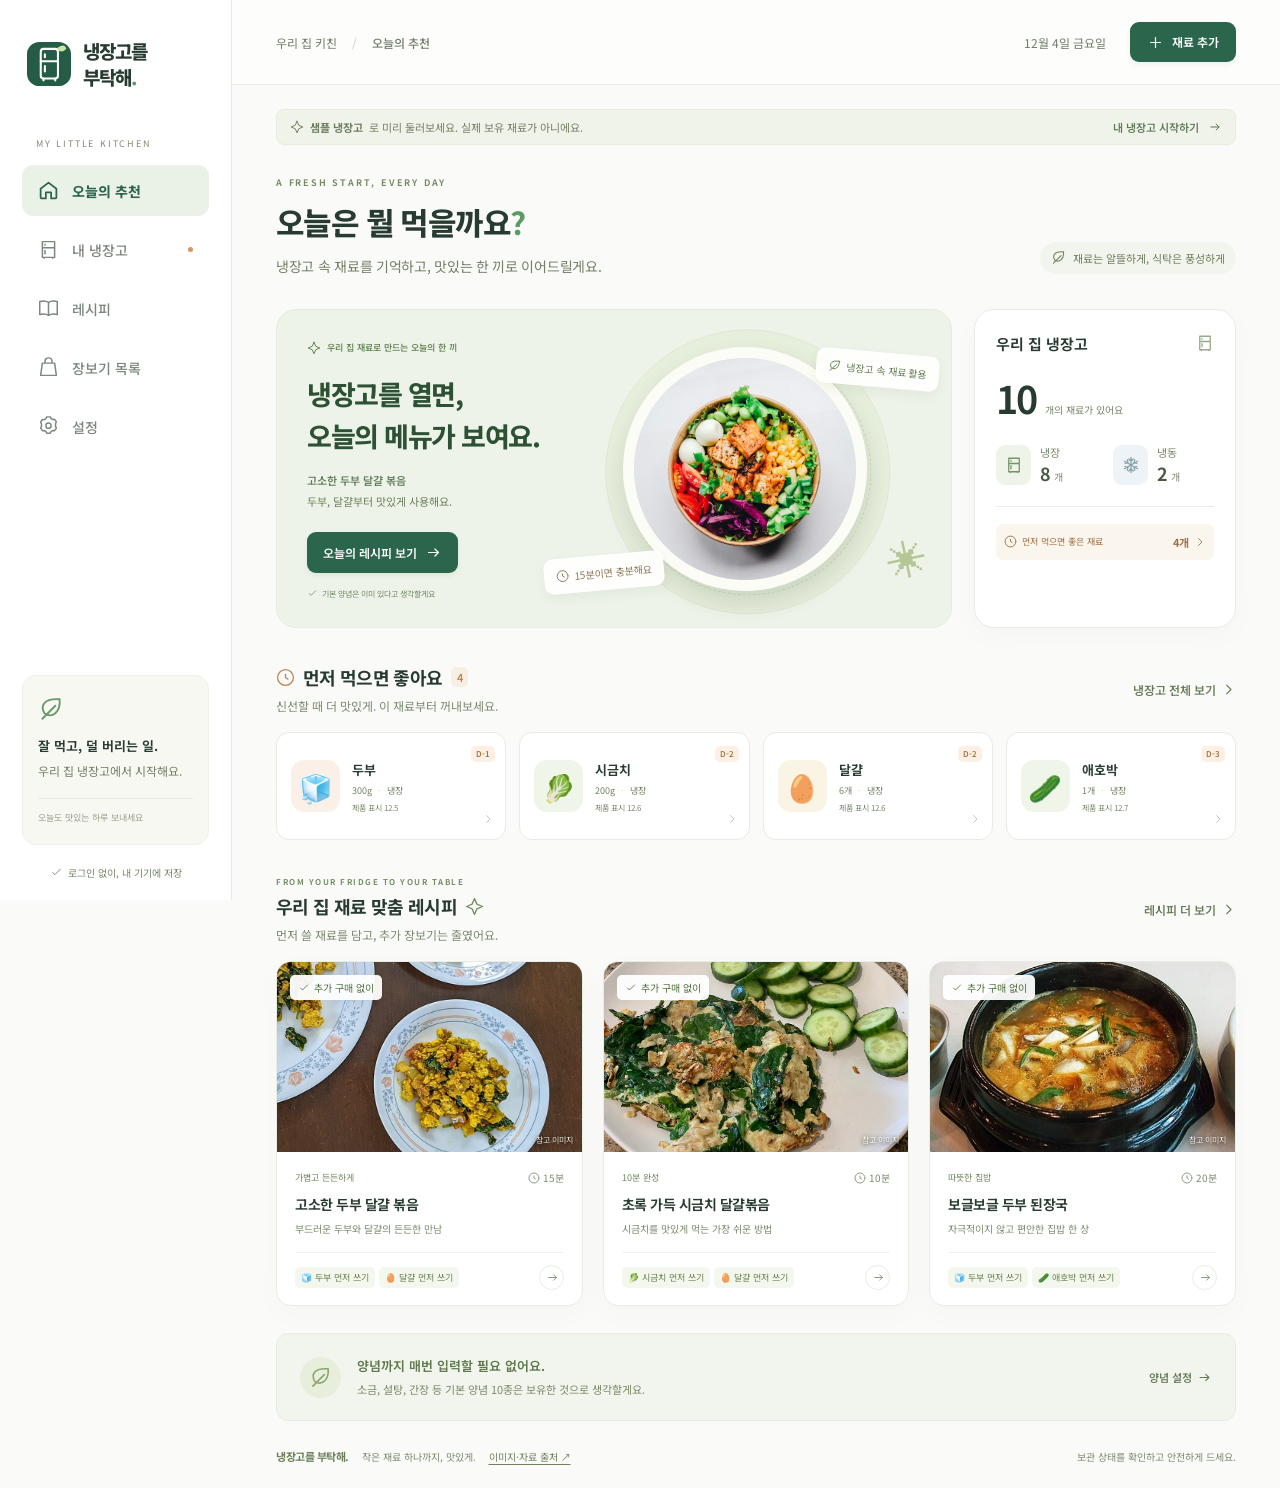
<file: index.html>
<!doctype html>
<html lang="ko">
<head>
  <meta charset="UTF-8">
  <meta name="viewport" content="width=device-width, initial-scale=1, viewport-fit=cover, interactive-widget=resizes-content">
  <meta name="theme-color" content="#245c45">
  <meta name="description" content="서버 없이 사용하는 우리 집 냉장고 관리와 레시피 추천 앱">
  <title>냉장고를 부탁해 — HTML 버전</title>
  <link rel="icon" href="./assets/favicon.svg" type="image/svg+xml">
  <link rel="stylesheet" href="./styles.css">
  <link rel="stylesheet" href="./mobile.css" media="(max-width: 760px)">
  <script defer src="./data.js"></script>
  <script defer src="./engine.js"></script>
  <script defer src="./youtube.js"></script>
  <script defer src="./app.js"></script>
</head>
<body>
  <a class="skip-link" href="#main">본문으로 이동</a>
  <div id="app"></div>
  <dialog id="modal" aria-labelledby="modal-title"></dialog>
  <div id="toast" role="status" aria-live="polite"></div>
  <noscript>이 앱을 사용하려면 브라우저에서 JavaScript를 허용해 주세요.</noscript>
</body>
</html>
</file>
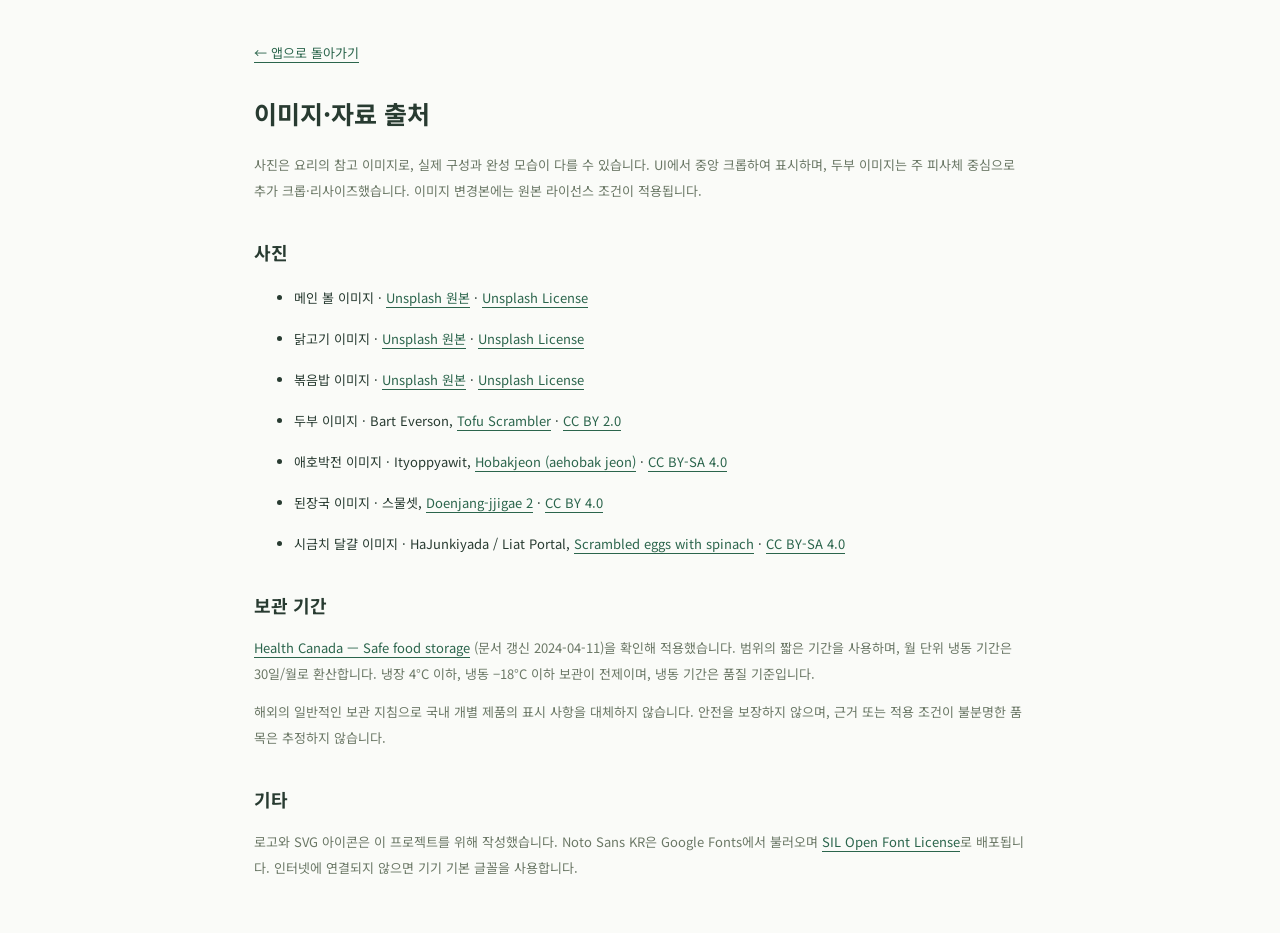
<file: credits.html>
<!doctype html>
<html lang="ko"><head><meta charset="utf-8"><meta name="viewport" content="width=device-width,initial-scale=1"><title>이미지·자료 출처 — 냉장고를 부탁해</title><link rel="stylesheet" href="./styles.css"><style>body{max-width:820px;margin:0 auto;padding:40px 24px;font-size:13px;line-height:2}h1{font-size:25px;margin:22px 0 14px}h2{font-size:18px;margin:30px 0 12px}li{margin:15px 0}p{color:#6b7866;margin:12px 0}a{text-underline-offset:4px}small{font-size:11px}</style></head><body><a href="./">← 앱으로 돌아가기</a><h1>이미지·자료 출처</h1><p>사진은 요리의 참고 이미지로, 실제 구성과 완성 모습이 다를 수 있습니다. UI에서 중앙 크롭하여 표시하며, 두부 이미지는 주 피사체 중심으로 추가 크롭·리사이즈했습니다. 이미지 변경본에는 원본 라이선스 조건이 적용됩니다.</p><h2>사진</h2><ul>
<li>메인 볼 이미지 · <a href="https://images.unsplash.com/photo-1546069901-ba9599a7e63c">Unsplash 원본</a> · <a href="https://unsplash.com/license">Unsplash License</a></li>
<li>닭고기 이미지 · <a href="https://images.unsplash.com/photo-1598515214211-89d3c73ae83b">Unsplash 원본</a> · <a href="https://unsplash.com/license">Unsplash License</a></li>
<li>볶음밥 이미지 · <a href="https://images.unsplash.com/photo-1603133872878-684f208fb84b">Unsplash 원본</a> · <a href="https://unsplash.com/license">Unsplash License</a></li>
<li>두부 이미지 · Bart Everson, <a href="https://commons.wikimedia.org/wiki/File:Tofu_Scrambler.jpg">Tofu Scrambler</a> · <a href="https://creativecommons.org/licenses/by/2.0/">CC BY 2.0</a></li>
<li>애호박전 이미지 · Ityoppyawit, <a href="https://commons.wikimedia.org/wiki/File:Hobakjeon_(aehobak_jeon).jpg">Hobakjeon (aehobak jeon)</a> · <a href="https://creativecommons.org/licenses/by-sa/4.0/">CC BY-SA 4.0</a></li>
<li>된장국 이미지 · 스물셋, <a href="https://commons.wikimedia.org/wiki/File:Doenjang-jjigae_2.jpg">Doenjang-jjigae 2</a> · <a href="https://creativecommons.org/licenses/by/4.0/">CC BY 4.0</a></li>
<li>시금치 달걀 이미지 · HaJunkiyada / Liat Portal, <a href="https://commons.wikimedia.org/wiki/File:Liat_Portal_for_Foodie_Disorder_-_Scrambled_eggs_with_spinach.jpg">Scrambled eggs with spinach</a> · <a href="https://creativecommons.org/licenses/by-sa/4.0/">CC BY-SA 4.0</a></li>
</ul><h2>보관 기간</h2><p><a href="https://www.canada.ca/en/health-canada/services/general-food-safety-tips/safe-food-storage.html">Health Canada — Safe food storage</a> (문서 갱신 2024-04-11)을 확인해 적용했습니다. 범위의 짧은 기간을 사용하며, 월 단위 냉동 기간은 30일/월로 환산합니다. 냉장 4°C 이하, 냉동 −18°C 이하 보관이 전제이며, 냉동 기간은 품질 기준입니다.</p><p>해외의 일반적인 보관 지침으로 국내 개별 제품의 표시 사항을 대체하지 않습니다. 안전을 보장하지 않으며, 근거 또는 적용 조건이 불분명한 품목은 추정하지 않습니다.</p><h2>기타</h2><p>로고와 SVG 아이콘은 이 프로젝트를 위해 작성했습니다. Noto Sans KR은 Google Fonts에서 불러오며 <a href="https://openfontlicense.org/">SIL Open Font License</a>로 배포됩니다. 인터넷에 연결되지 않으면 기기 기본 글꼴을 사용합니다.</p></body></html>
</file>
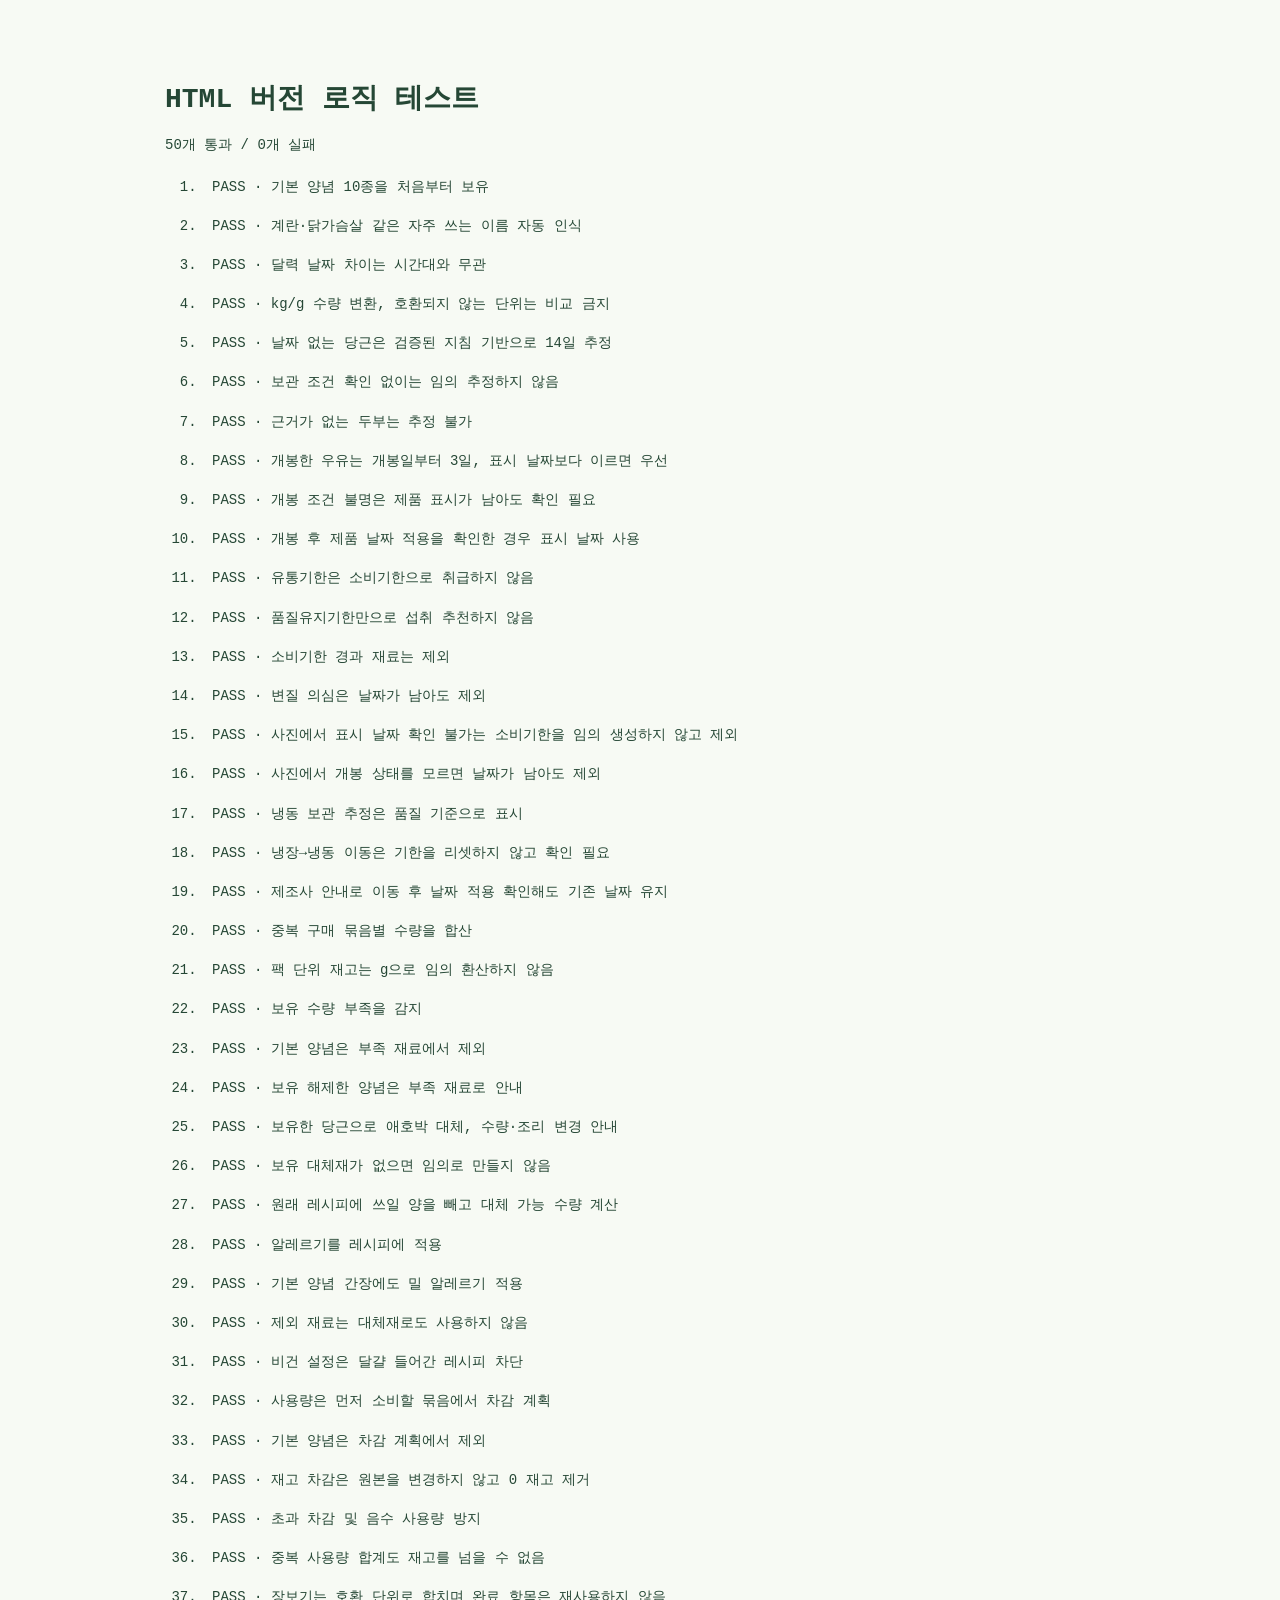
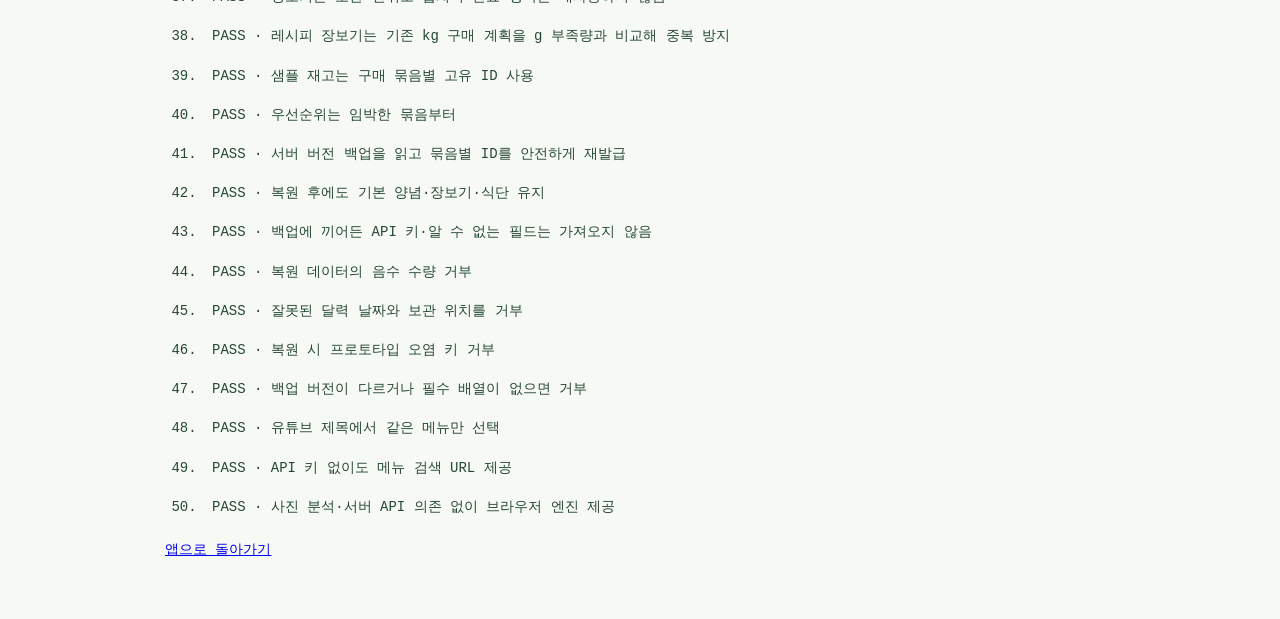
<file: tests.html>
<!doctype html>
<html lang="ko"><head><meta charset="utf-8"><meta name="viewport" content="width=device-width,initial-scale=1"><title>HTML 버전 로직 테스트</title><style>body{font:14px monospace;max-width:950px;margin:40px auto;padding:20px;background:#f7faf4;color:#254735}li{padding:7px;line-height:1.8}.fail{color:#b44435}</style><script defer src="./data.js"></script><script defer src="./engine.js"></script><script defer src="./youtube.js"></script><script defer src="./tests.js"></script></head><body><h1>HTML 버전 로직 테스트</h1><p id="summary">실행 중…</p><ol id="results"></ol><a href="./index.html">앱으로 돌아가기</a></body></html>
</file>
<file: styles.css>
@import url('https://fonts.googleapis.com/css2?family=Noto+Sans+KR:wght@400;450;500;550;600;650;700;750;800;900&display=swap');

:root{--bg:#fafbf8;--paper:#fff;--ink:#283b31;--muted:#859087;--green:#2b654c;--deep:#22523e;--mint:#edf4eb;--line:#e9ece5;--orange:#bf7445;--peach:#fbf1e7;--radius:20px;--shadow:0 8px 30px #243b2c06;font-family:'Noto Sans KR',-apple-system,BlinkMacSystemFont,'Segoe UI',sans-serif;color:var(--ink);background:var(--bg);font-synthesis:none;font-size:14px}
*{box-sizing:border-box}body{margin:0}button,input,select,textarea{font:inherit}button,a,input,select,textarea{-webkit-tap-highlight-color:transparent}button{cursor:pointer}button{color:inherit}a{color:var(--green)}button:disabled{opacity:.45;cursor:not-allowed}button{border:0}button:focus-visible,a:focus-visible,input:focus-visible,select:focus-visible,summary:focus-visible{outline:3px solid #86bba1;outline-offset:4px}button:focus:not(:focus-visible){outline:none}.icon{width:20px;height:20px;flex-shrink:0;vertical-align:middle}h1,h2,h3,p{margin:0}button{background:none}i{font-style:normal}strong{font-weight:650}small{font-size:11px}.hidden{display:none!important}.sr-only{position:absolute;width:1px;height:1px;overflow:hidden;clip:rect(0,0,0,0)}.skip-link{position:fixed;top:-70px;left:20px;z-index:1000;padding:15px;background:white}.skip-link:focus{top:10px}.brand-dot{color:#5b9b65}.sidebar{position:fixed;top:0;left:0;bottom:0;width:232px;background:#fff;border-right:1px solid var(--line);padding:38px 22px 20px;display:flex;flex-direction:column;z-index:10}.brand{display:flex;align-items:center;gap:12px;text-decoration:none;color:var(--ink);padding:0 5px}.brand>img{width:44px;height:48px}.brand>span{font-size:19px;line-height:1.35;font-weight:800;letter-spacing:-1px}.brand>span>span{display:block}.nav-label{font-size:9px;letter-spacing:1.8px;color:#a4ada5;margin:48px 14px 15px}.sidebar nav{display:flex;flex-direction:column;gap:8px}.nav-item{display:flex;align-items:center;gap:13px;padding:15px 16px;width:100%;font-size:13px;font-weight:500;border-radius:11px;text-align:left;color:#7c877e;transition:background .18s,color .18s}.nav-item .icon{width:21px;height:21px}.nav-item:hover{background:#f5f7f1}.nav-item.active{background:#eaf2e7;color:var(--green);font-weight:750}.nav-item.active .icon{stroke-width:2}.nav-count{margin-left:auto;background:#e9eee7;border-radius:6px;padding:0 6px;font-size:10px}.nav-dot{width:5px;height:5px;border-radius:50%;background:#d89764;margin-left:auto}.sidebar-bottom{margin-top:auto;background:#f7f8f2;border:1px solid #eff0e7;padding:20px 15px;border-radius:14px;position:relative}.little-plant{color:#689a66;margin-bottom:14px}.little-plant .icon{width:26px;height:26px}.sidebar-bottom strong{display:block;font-size:12px}.sidebar-bottom p{font-size:11px;color:#899080;line-height:1.8;margin-top:5px}.sidebar-bottom>span{display:block;border-top:1px solid #e7eadf;margin-top:16px;padding-top:12px;font-size:9px;color:#99a08d}.local-note{display:flex;align-items:center;gap:5px;font-size:9px;color:#9aa398;justify-content:center;margin-top:20px}.local-note .icon{width:13px;height:13px}.workspace{margin-left:232px}.topbar{height:85px;background:#ffffffaa;border-bottom:1px solid var(--line);display:flex;align-items:center;justify-content:space-between;padding:0 44px}.breadcrumb{display:flex;gap:15px;align-items:center;font-size:11px;color:#8d968b}.breadcrumb>span{color:#c9cec4}.breadcrumb strong{font-size:11px;color:#576650;font-weight:500}.topbar-right{display:flex;align-items:center;gap:24px}.today-date{color:#899080;font-size:11px}.btn{display:inline-flex;align-items:center;justify-content:center;gap:8px;border-radius:9px;padding:12px 19px;font-size:12px;font-weight:600;line-height:1.6;transition:transform .18s,background .18s;white-space:nowrap}.btn:hover{transform:translateY(-1px)}.btn:active{transform:translateY(0)}.btn.primary{background:var(--green);color:#fff;box-shadow:0 3px 5px #254f2910}.btn.primary:hover{background:var(--deep)}.btn.primary .icon{width:17px;height:17px}.btn.secondary{background:#fff;color:var(--green);border:1px solid #dfe6db}.btn.secondary:hover{background:#f3f7ef}.top-add{padding:10px 17px}.text-btn{display:inline-flex;align-items:center;justify-content:center;gap:5px;padding:4px 0;font-size:11px;font-weight:550;color:#6b7867;white-space:nowrap}.text-btn:hover{color:var(--green)}.text-btn .icon{width:15px;height:15px}.icon-btn{width:34px;height:34px;display:inline-flex;align-items:center;justify-content:center;border-radius:9px;color:#8c9689}.icon-btn:hover{background:#eff2eb;color:var(--green)}.icon-btn .icon{width:18px;height:18px}.small-btn{font-size:11px;padding:8px 12px}.full-width{width:100%;margin-top:16px}main{max-width:1520px;margin:auto;padding:24px 44px 0;outline:none}.demo-banner{background:#f0f3e9;color:#7e8b6f;border:1px solid #e8ecdf;border-radius:8px;padding:9px 13px;font-size:10px;display:flex;align-items:center;justify-content:space-between;gap:8px;margin-bottom:31px}.demo-banner>span{display:flex;align-items:center;gap:6px;flex-wrap:wrap}.demo-banner strong{color:#6b7c5d}.demo-banner .icon{width:14px;height:14px}.demo-banner .text-btn{font-size:10px;color:#5b7753;gap:9px;padding:0}.page-heading{display:flex;align-items:center;justify-content:space-between;margin:0 0 30px;gap:20px}.eyebrow{font-size:9px;color:#8a9b7e;letter-spacing:1.8px;font-weight:650;margin-bottom:10px}.page-heading h1{font-size:31px;font-weight:750;letter-spacing:-1.6px;line-height:1.5}.page-heading p{font-size:12px;color:#8b9487;margin-top:8px;letter-spacing:-.3px;line-height:1.8}.heading-stamp{display:flex;align-items:center;gap:7px;font-size:10px;color:#8e9b80;background:#f2f5ed;padding:8px 11px;border-radius:30px;align-self:flex-end;margin-bottom:5px}.heading-stamp .icon{width:15px;height:15px}.dashboard-top{display:grid;grid-template-columns:minmax(0,1fr) 262px;gap:22px}.hero{background:#edf3e8;border:1px solid #e5edde;border-radius:var(--radius);position:relative;display:flex;min-height:316px;overflow:hidden}.hero-content{padding:31px 0 28px 30px;z-index:1;position:relative;flex-shrink:0}.hero-eyebrow{display:flex;align-items:center;gap:6px;color:#689067;font-size:9px;font-weight:550;margin-bottom:18px}.hero-eyebrow .icon{width:14px;height:14px}.hero h2{font-size:27px;line-height:1.55;font-weight:750;letter-spacing:-1.5px;color:#2d5134}.hero p{font-size:11px;color:#849078;line-height:1.9;margin-top:14px}.hero p strong{color:#607858;font-weight:550}.hero .btn{margin-top:20px;padding:11px 16px;font-size:11px}.hero-foot{display:flex;align-items:center;gap:4px;font-size:8px;color:#94a185;margin-top:15px}.hero-foot .icon{width:11px;height:11px}.hero-visual{position:relative;flex:1;min-width:100px;isolation:isolate}.hero-orbit{position:absolute;width:285px;height:285px;border-radius:50%;border:1px solid #dfe8d5;top:50%;left:50%;transform:translate(-49%,-49%);background:#e6eedc}.hero-orbit:after{content:'';position:absolute;inset:18px;border-radius:50%;border:1px dashed #ccd9bd}.hero-food{position:absolute;width:244px;height:244px;object-fit:cover;top:50%;left:50%;transform:translate(-50%,-50%) rotate(-8deg);border-radius:50%;box-shadow:0 12px 22px #32472425;border:11px solid #fbfcf5;z-index:1}.float-label{position:absolute;z-index:2;background:#ffffffed;box-shadow:0 5px 12px #354d3010;border:1px solid #fff;border-radius:9px;display:flex;align-items:center;gap:5px;font-size:9px;padding:9px 11px;color:#648254;white-space:nowrap}.float-label .icon{width:13px;height:13px}.float-top{top:42px;right:12px;transform:rotate(5deg)}.float-bottom{bottom:37px;left:5px;transform:rotate(-5deg);color:#8d7957}.hero-spark{position:absolute;bottom:40px;right:24px;font-size:40px;color:#b5c794;transform:rotate(-12deg)}.fridge-summary{background:#fff;border-radius:var(--radius);border:1px solid var(--line);padding:23px 21px;box-shadow:var(--shadow)}.section-mini{display:flex;justify-content:space-between;align-items:center}.section-mini h2{font-size:13px;font-weight:650}.section-mini>.icon{color:#9aa88c;width:18px;height:18px}.summary-total{display:flex;align-items:baseline;gap:9px;margin-top:17px}.summary-total>strong{font-size:38px;letter-spacing:-2px;font-weight:650;line-height:1.4}.summary-total>span{font-size:10px;color:#97a08e}.storage-stats{display:flex;gap:16px;padding:20px 0 19px;border-bottom:1px solid var(--line);margin-bottom:17px}.storage-stats>button{flex:1;display:flex;align-items:center;gap:9px;padding:0;text-align:left}.storage-icon{display:grid;place-items:center;background:#eef4e9;width:35px;height:40px;border-radius:9px;color:#769468}.storage-icon.blue{background:#edf3f6;color:#88a2ac}.storage-icon .icon{width:18px;height:18px}.storage-stats>button>span:last-child{font-size:9px;color:#95a087}.storage-stats strong{font-size:18px;display:block;color:#485941;font-weight:650;line-height:1.5}.storage-stats small{font-size:9px;font-weight:400;color:#97a18f;margin-left:3px}.summary-alert{display:flex;align-items:center;gap:5px;font-size:9px;color:#a97d51;padding:10px 8px;background:#fbf6ed;border-radius:7px;width:100%;white-space:nowrap}.summary-alert>.icon:first-child{width:13px;height:13px}.summary-alert>b{font-size:10px;font-weight:650;margin-left:auto}.summary-alert>.icon:last-child{width:12px;height:12px}.summary-check{display:flex;align-items:center;justify-content:center;gap:5px;font-size:9px;color:#b1836a;margin:9px auto 0}.summary-check .icon{width:12px;height:12px}.section{margin-top:36px}.section-head{display:flex;justify-content:space-between;align-items:center;margin-bottom:18px;gap:15px}.section-head h2{font-size:18px;font-weight:700;letter-spacing:-.65px;display:flex;align-items:center;gap:8px}.section-head h2>.icon{width:19px;height:19px}.orange-icon{color:#bb8859}.green-icon{color:#71935f}.section-head p{font-size:10px;color:#929b8b;margin-top:7px}.count{color:#be8356;background:#f8efe3;padding:2px 6px;font-size:11px;border-radius:5px;font-weight:600}.priority-grid{display:grid;grid-template-columns:repeat(4,minmax(0,1fr));gap:13px}.priority-card{position:relative;display:flex;align-items:center;gap:12px;text-align:left;background:#fff;border:1px solid var(--line);border-radius:13px;padding:19px 14px;min-height:108px;transition:transform .2s,box-shadow .2s}.priority-card:hover,.inventory-card:hover{box-shadow:0 6px 18px #35462c09;transform:translateY(-2px);border-color:#d2dec7}.food-emoji{display:grid;place-items:center;font-size:27px;border-radius:13px;width:49px;height:52px;flex-shrink:0}.mint{background:#eff5e9}.yellow{background:#f9f4e4}.peach{background:#fbf0e7}.priority-info{display:flex;flex-direction:column;gap:5px;min-width:0}.priority-info>strong{font-size:13px;font-weight:650}.priority-info>span{font-size:9px;color:#929b87;white-space:nowrap}.priority-info>span>i{margin:0 3px;color:#c9cec1}.priority-info>small{font-size:8px;color:#a4ad99}.badge{display:inline-flex;align-items:center;justify-content:center;gap:3px;border-radius:5px;padding:3px 6px;font-size:9px;line-height:1.5;font-weight:550;white-space:nowrap}.badge.orange{background:#fcf0e4;color:#bb8557}.badge.green{background:#edf4e8;color:#7b986c}.badge.red{background:#fbece7;color:#bd7560}.priority-card>.badge{position:absolute;right:10px;top:13px;font-size:8px;padding:2px 5px}.card-arrow{position:absolute;bottom:14px;right:11px;width:12px;height:12px;color:#bac3b0}.inline-notice{display:flex;align-items:center;gap:7px;font-size:10px;color:#89957c;background:#f1f5ed;border-radius:8px;padding:12px 14px;line-height:1.8;margin:18px 0}.inline-notice>.icon{width:15px;height:15px}.inline-notice>.text-btn{margin-left:auto}.eyebrow.small{font-size:8px;letter-spacing:1.5px;margin-bottom:6px}.recipe-grid{display:grid;grid-template-columns:repeat(3,minmax(0,1fr));gap:20px}.recipe-card{background:#fff;border:1px solid var(--line);border-radius:15px;overflow:hidden;box-shadow:var(--shadow);transition:transform .2s}.recipe-card:hover{transform:translateY(-3px)}.recipe-image{display:block;position:relative;width:100%;height:174px;overflow:hidden;padding:0;isolation:isolate}.recipe-image>img{width:100%;height:100%;object-fit:cover;transition:transform .5s;position:relative;z-index:1}.recipe-card:hover .recipe-image>img{transform:scale(1.04)}.recipe-fallback{position:absolute;inset:0;display:grid;place-items:center;font-size:72px;z-index:0}.image-tag{position:absolute;top:13px;left:13px;background:#fffffff0;display:flex;align-items:center;gap:4px;padding:5px 8px;border-radius:5px;font-size:8px;color:#58714b;z-index:2;box-shadow:0 2px 8px #29362608}.image-tag>.icon{width:12px;height:12px}.image-sample{position:absolute;bottom:7px;right:9px;z-index:2;color:#fff;text-shadow:0 1px 4px #000;font-size:8px;opacity:.85}.recipe-body{padding:17px 17px 13px}.recipe-meta{display:flex;align-items:center;justify-content:space-between;color:#8c9b7e;font-size:8px;margin-bottom:9px}.recipe-meta>span:last-child{display:flex;align-items:center;gap:3px;font-size:9px;color:#949e8b}.recipe-meta .icon{width:12px;height:12px}.recipe-title{padding:0;text-align:left;font-size:14px;font-weight:650;letter-spacing:-.5px}.recipe-title:hover{color:var(--green)}.recipe-body>p{font-size:9px;color:#a0a595;margin-top:6px;line-height:1.7}.recipe-card-bottom{border-top:1px solid #f0f2eb;margin-top:15px;padding-top:12px;display:flex;align-items:center;justify-content:space-between;gap:5px}.ingredient-chips{display:flex;gap:4px;flex-wrap:wrap}.ingredient-chips>span{display:flex;align-items:center;gap:4px;font-size:8px;color:#81916e;background:#f4f7ee;padding:4px 6px;border-radius:5px;white-space:nowrap}.ingredient-chips .icon{width:12px;height:12px}.round-arrow{display:grid;place-items:center;border:1px solid #e8ede1;border-radius:50%;width:25px;height:25px;color:#7d926a;flex-shrink:0}.round-arrow .icon{width:13px;height:13px}.tip-banner{display:flex;align-items:center;gap:16px;background:#f2f5ed;border:1px solid #e7ecde;border-radius:12px;padding:21px 23px;margin-top:27px}.tip-icon{display:grid;place-items:center;width:41px;height:41px;border-radius:50%;background:#e7eedb;color:#8aa66d}.tip-icon .icon{width:23px;height:23px}.tip-banner strong{font-size:11px;color:#6b805b;font-weight:600}.tip-banner p{font-size:9px;color:#98a289;margin-top:5px;line-height:1.7}.tip-banner>.text-btn{margin-left:auto;font-size:10px}.footer{display:flex;align-items:center;gap:13px;padding:26px 0 22px;font-size:8px;color:#afb6a4;line-height:1.7}.footer>span:first-child{font-weight:700;color:#9aa68b;font-size:10px;letter-spacing:-.5px}.footer>span:last-child{margin-left:auto;font-size:8px}.mobile-nav{display:none}.empty-state{text-align:center;padding:55px 20px;border:1px dashed #dce5d4;background:#f7f9f3;border-radius:16px}.empty-state>.icon{width:38px;height:38px;color:#95ac80;stroke-width:1.2}.empty-state h3{font-size:16px;margin-top:18px;font-weight:600}.empty-state p{font-size:12px;color:#94a088;margin:10px 0 20px;line-height:1.8}.soft-label{display:inline-flex;align-items:center;gap:6px;padding:9px 12px;background:#eff4e9;color:#819372;font-size:10px;border-radius:7px}.soft-label .icon{width:15px;height:15px}.inventory-toolbar{display:flex;justify-content:space-between;align-items:center;gap:18px;margin:25px 0}.segmented{display:flex;align-items:center;gap:5px;background:#f0f3eb;border:1px solid #e9eee2;border-radius:11px;padding:5px;max-width:100%}.segmented>button{display:flex;align-items:center;justify-content:center;gap:7px;padding:11px 19px;font-size:11px;color:#94a188;border-radius:7px;white-space:nowrap}.segmented>button>.icon{width:16px;height:16px}.segmented>button.selected{background:#fff;color:var(--green);font-weight:650;box-shadow:0 2px 6px #25362408}.segmented>button>span{font-size:9px;opacity:.7}.search-box{display:flex;align-items:center;gap:9px;background:white;border:1px solid var(--line);padding:0 13px;border-radius:9px;max-width:280px;width:100%;color:#a2ad99}.search-box .icon{width:16px;height:16px}.search-box input{border:0;background:none;width:100%;font-size:11px;padding:12px 0;outline:none;color:var(--ink)}.search-box:focus-within{border-color:#91b47d;box-shadow:0 0 0 2px #c3d5b422}.search-box input:focus-visible{outline:none}.filter-row{display:flex;flex-direction:column;gap:18px;padding-bottom:23px;border-bottom:1px solid var(--line)}.category-filters{display:flex;flex-wrap:wrap;gap:7px}.chip{display:inline-flex;align-items:center;gap:4px;padding:7px 13px;background:#fff;border:1px solid #e5eadd;border-radius:30px;font-size:10px;color:#8a967e}.chip.active{background:var(--green);color:#fff;border-color:var(--green)}.chip:hover{border-color:#8aa874}.select-filters{display:flex;gap:10px;justify-content:flex-end}.select-filters select{padding:8px 24px 8px 12px;width:auto;border-color:#e5eadd;font-size:10px;background-color:transparent}.results-count{display:flex;align-items:center;gap:4px;font-size:11px;color:#929d87;margin:24px 0 17px}.results-count strong{color:var(--green)}.results-count>span{margin-left:auto;font-size:10px;color:#a1aa97}.inventory-grid{display:grid;grid-template-columns:repeat(4,minmax(0,1fr));gap:18px}.inventory-card{border:1px solid var(--line);border-radius:15px;background:#fff;overflow:hidden;transition:transform .2s,border-color .2s,box-shadow .2s}.inventory-card.needs-check{border-color:#efddd2}.inventory-main{display:block;width:100%;text-align:left;padding:19px 18px 17px}.item-card-top{display:flex;justify-content:space-between;gap:8px;align-items:flex-start}.inventory-main h3{display:flex;align-items:baseline;gap:5px;font-size:15px;margin-top:18px;font-weight:650;flex-wrap:wrap}.inventory-main h3>span{font-size:11px;color:#8b9880;font-weight:400;margin-left:auto}.inventory-main>p{display:flex;align-items:center;gap:4px;font-size:10px;color:#929e87;margin-top:9px}.inventory-main>p .icon{width:13px;height:13px}.inventory-main>p>i{margin:0 4px;color:#c2cab8}.item-date{border-top:1px solid #edf0e7;margin-top:18px;padding-top:15px;display:flex;align-items:center;justify-content:space-between;gap:5px}.item-date>span{font-size:8px;color:#9aa78d}.item-date>strong{font-size:12px;color:#7e916e;font-weight:500}.item-reason{font-size:9px;color:#a0ab93;display:block;margin-top:8px;line-height:1.7}.needs-check .item-reason{color:#bb8f78}.item-actions{display:flex;align-items:center;justify-content:space-between;background:#fafbf7;border-top:1px solid #f0f2ea;padding:9px 17px}.item-actions .text-btn{font-size:9px}.item-actions .icon{width:13px;height:13px}.safety-note{display:flex;gap:7px;align-items:center;font-size:10px;color:#9ca88f;line-height:1.9;margin-top:28px}.safety-note .icon{width:15px;height:15px;align-self:flex-start;margin-top:2px}.recipes-full{margin-top:25px;row-gap:25px}.active-filter{display:inline-flex;align-items:center;gap:7px;background:#edf4e7;border-radius:8px;padding:4px 4px 4px 13px;font-size:12px;color:#6b8958}.shopping-layout{display:grid;grid-template-columns:minmax(0,1fr) 290px;gap:24px}.shopping-panel{background:white;border:1px solid var(--line);border-radius:18px;padding:24px}.shopping-add{display:flex;gap:8px;padding-bottom:24px;margin-bottom:5px;border-bottom:1px solid var(--line)}.shopping-add input:first-of-type{flex:1;min-width:50px}.shopping-add input[type=number]{width:65px}.shopping-add select{width:65px}.shopping-add .btn{padding:10px 12px}.shopping-row{display:flex;align-items:center;gap:13px;padding:19px 0;border-bottom:1px solid #edf0e7}.shop-emoji{font-size:25px;background:#f5f8ef;display:grid;place-items:center;width:43px;height:43px;border-radius:11px}.shopping-row>div{display:flex;flex-direction:column;gap:5px;flex:1}.shopping-row>div>strong{font-size:13px}.shopping-row>div>span{font-size:10px;color:#9ca88f}.shopping-tip{background:#f1f5e9;border:1px solid #e5ecd9;border-radius:18px;padding:30px 25px;height:max-content}.big-emoji{font-size:46px;display:block;margin-bottom:20px}.shopping-tip h2{font-size:18px;font-weight:650;letter-spacing:-.6px;line-height:1.6}.shopping-tip>p{font-size:12px;color:#94a183;line-height:1.9;margin:14px 0}.shopping-tip ul{list-style:none;padding:18px 0 10px;border-top:1px solid #e2e9d7}.shopping-tip li{display:flex;align-items:center;gap:6px;font-size:10px;color:#8b9d76;line-height:2.5}.shopping-tip li .icon{width:12px;height:12px}.done-list{margin-top:24px;color:#92a080;font-size:12px}.done-list summary{cursor:pointer}.completed{color:#a2ac96}.completed>span{flex:1;text-decoration:line-through;font-size:11px}.completed>.icon{width:15px;height:15px}.settings-grid{display:grid;grid-template-columns:1fr 1.4fr;gap:24px;align-items:start}.settings-card{background:white;border:1px solid var(--line);border-radius:18px;padding:27px;margin-bottom:24px}.settings-icon{display:grid;place-items:center;width:42px;height:42px;border-radius:12px;background:#eff5e8;color:#789965;margin-bottom:18px}.settings-card h2{font-size:17px;font-weight:650;letter-spacing:-.5px;display:flex;align-items:center;gap:9px}.settings-card>p{font-size:11px;line-height:1.9;color:#9ba68f;margin:10px 0 24px}.staple-list{margin-top:24px}.toggle-row{display:flex;justify-content:space-between;align-items:center;position:relative;padding:12px 0;border-bottom:1px solid #f0f2eb;font-size:12px;color:#829272}.toggle-row small{font-size:9px;color:#abb59f}.toggle-row>input{position:absolute;right:0;opacity:0;width:36px;height:22px;margin:0;z-index:1;cursor:pointer}.switch{width:34px;height:20px;background:#e6ebdf;border-radius:30px;position:relative;transition:background .2s}.switch:after{content:'';position:absolute;top:3px;left:3px;width:14px;height:14px;background:white;border-radius:50%;box-shadow:0 1px 3px #39462e15;transition:transform .2s}.toggle-row>input:checked+.switch{background:#60865a}.toggle-row>input:checked+.switch:after{transform:translateX(14px)}.toggle-row>input:focus-visible+.switch{outline:3px solid #91b47d;outline-offset:4px}.inline-form{display:flex;gap:8px;margin-top:16px}.inline-form input{flex:1;min-width:30px}.inline-form .icon-btn{align-self:center;border:1px solid var(--line)}.allergy-chips{display:flex;gap:7px;flex-wrap:wrap;margin-bottom:25px}.allergy-chip{position:relative;cursor:pointer}.allergy-chip>input{position:absolute;opacity:0;width:100%;height:100%;margin:0;cursor:pointer}.allergy-chip>span{display:block;padding:8px 14px;border:1px solid #e5eadd;border-radius:30px;font-size:11px;color:#8c9c7d}.allergy-chip>input:checked+span{background:#f5e9e2;color:#b27e62;border-color:#e7cdbd}.allergy-chip>input:focus-visible+span{outline:3px solid #91b47d;outline-offset:3px}.settings-actions{display:flex;gap:20px;flex-wrap:wrap;align-items:center}.source-link{display:block;font-size:10px;color:#7f966c;margin-top:22px;text-underline-offset:3px}.settings-card>p.fine-print{font-size:10px;margin:12px 0 0;line-height:1.9}.data-card>h2 .icon{width:19px;height:19px;color:#8c9c7b}.notice{background:#f4f6ee;padding:13px 15px;font-size:10px;color:#8c9d7b;line-height:1.9;border-radius:9px;margin:15px 0}.notice strong{font-weight:600;color:#70865e}.notice strong>.icon{width:14px;height:14px}.notice p{margin-top:5px}.notice a{font-size:10px;color:#6a8c55;text-underline-offset:3px}.notice>.icon{width:15px;height:15px;margin-right:4px}.notice.warning{background:#fbf1e9;color:#b38b6c}.notice.warning strong{color:#b38b6c}.mint-notice{background:#edf5e7;color:#70915d}.fine-print{font-size:10px;color:#9aa88c;line-height:1.9;margin-top:10px}.form-error{font-size:11px;color:#b16a52;line-height:1.8;margin-top:14px}.danger-text,.danger{color:#b77d69}.danger:hover{background:#fbefe8;color:#b16a52}
/* Forms and focused, keyboard-accessible dialogs */
input:not([type=radio]):not([type=checkbox]),select,textarea{display:block;border:1px solid #e0e6d9;background:#fff;border-radius:8px;padding:11px 12px;color:#5f7151;font-size:12px;min-height:41px;width:100%;max-width:100%;transition:border-color .2s}input::placeholder,textarea::placeholder{color:#b2baa8;font-weight:400}textarea{resize:vertical}select{appearance:auto;padding-right:15px}input[type=checkbox],input[type=radio]{accent-color:var(--green);cursor:pointer}label{font-size:11px;color:#7b8b6b;line-height:1.8}label>input:not([type=checkbox]):not([type=radio]),label>select{margin-top:7px}.field-label{display:block;font-size:11px;font-weight:550;color:#7c8c6c;margin-top:20px;margin-bottom:8px}.field-label>span,.required{color:#bc926c;font-size:10px}.field-label small{font-size:9px;color:#a3ae97;font-weight:400}.form-row{display:flex;gap:12px;margin-top:20px}.form-row>label{flex:1;min-width:0}.form-row>label:first-child{flex:1.1}.radio-cards{display:flex;gap:10px}.radio-cards>label{position:relative;flex:1}.radio-cards input{position:absolute;opacity:0;width:100%;height:100%;margin:0;cursor:pointer}.radio-cards span{border:1px solid #e3e8da;background:#fff;border-radius:9px;padding:13px;display:flex;align-items:center;justify-content:center;gap:7px;font-size:12px;color:#96a286;transition:background .15s}.radio-cards input:checked+span{background:#eff5e9;border-color:#8cae74;color:#658254;font-weight:550}.radio-cards input:focus-visible+span{outline:3px solid #91b47d;outline-offset:3px}.radio-cards .icon{width:19px;height:19px}.radio-cards.compact span{font-size:11px;padding:12px 4px}.quick-foods{display:flex;gap:6px;flex-wrap:wrap;margin:11px 0}.quick-foods .chip{font-size:9px;padding:5px 9px;background:#f8faf4}.check-label{display:flex;align-items:center;gap:8px;margin-top:15px;font-size:11px;font-weight:400}.check-label input{width:15px;height:15px;flex-shrink:0;margin:0}.extra-fields{border:1px solid var(--line);border-radius:10px;padding:13px 15px;margin-top:22px}.extra-fields summary{cursor:pointer;font-size:11px;color:#839670}.extra-fields summary>span{float:right;font-size:9px;color:#b1bba4}.extra-fields[open] summary{margin-bottom:14px}.modal-open{overflow:hidden}dialog{border:1px solid #e6eadd;border-radius:22px;padding:32px;width:520px;max-width:calc(100% - 30px);max-height:calc(100dvh - 60px);color:var(--ink);box-shadow:0 30px 90px #17241825;overflow-y:auto;overscroll-behavior:contain;scrollbar-width:thin;scrollbar-color:#d4dec9 transparent}dialog::backdrop{background:#26392965;backdrop-filter:blur(5px)}dialog.wide{width:700px;padding:0}dialog .modal-close{position:absolute;right:14px;top:14px;z-index:2;background:#ffffffdd;color:#90a07d;border:1px solid #e5eadb}.modal-heading{padding-right:20px;margin-bottom:24px}.modal-heading h2{font-size:23px;font-weight:700;letter-spacing:-.8px;line-height:1.5}.modal-heading p{font-size:11px;color:#9aa58d;line-height:1.9;margin-top:10px}.modal-actions{display:flex;justify-content:flex-end;align-items:center;gap:10px;padding-top:24px;margin-top:20px;border-top:1px solid var(--line)}.modal-actions>.icon-btn{margin-right:auto}.modal-actions .btn{padding:11px 18px}.detail-top{text-align:center;padding-top:5px;margin-bottom:28px}.detail-top .food-emoji{margin:0 auto 14px}.food-emoji.large{width:75px;height:78px;font-size:44px;border-radius:22px}.detail-top h2{font-size:26px;letter-spacing:-1px;margin:13px 0 7px}.detail-top p{font-size:12px;color:#92a17f}.detail-facts{background:#f8faf4;border-radius:12px;padding:6px 17px}.detail-facts>div{display:flex;justify-content:space-between;align-items:center;gap:10px;border-bottom:1px solid #e9eee0;padding:13px 0;font-size:11px}.detail-facts>div:last-child{border:0}.detail-facts span{color:#a0ad91;font-size:10px}.detail-facts strong{font-weight:500;color:#728761;text-align:right;font-size:11px}.detail-facts small{font-size:9px;font-weight:400}.item-notes{font-size:12px;color:#8fa27b;line-height:1.9;margin:20px 0;white-space:pre-wrap}.recipe-detail-hero{display:flex;position:relative;align-items:center;padding:37px 30px;gap:22px;min-height:200px}.recipe-detail-hero>img{width:135px;height:135px;border-radius:50%;object-fit:cover;border:6px solid #ffffffa0;box-shadow:0 5px 16px #35462b15}.recipe-detail-hero>div{flex:1}.recipe-detail-hero h2{font-size:24px;line-height:1.5;letter-spacing:-1px;font-weight:750}.recipe-detail-hero p{font-size:11px;color:#90987b;line-height:1.8;margin-top:9px}.detail-recipe-meta{display:flex;gap:14px;font-size:10px;color:#929c81;margin-top:17px}.detail-recipe-meta>span{display:flex;align-items:center;gap:4px}.detail-recipe-meta .icon{width:14px;height:14px}.recipe-detail-content{padding:10px 30px 25px}.detail-section-head{display:flex;align-items:center;justify-content:space-between;gap:10px;margin:26px 0 15px}.recipe-detail-content h3{font-size:16px;letter-spacing:-.3px;font-weight:650}.recipe-ingredients{border-top:1px solid var(--line);margin-bottom:20px}.recipe-ingredient{display:flex;align-items:center;gap:10px;padding:13px 0;border-bottom:1px solid #edf0e6;font-size:12px}.ingredient-symbol{display:grid;place-items:center;background:#eff4e7;border-radius:50%;width:20px;height:20px;color:#8ba571}.ingredient-symbol>.icon{width:13px;height:13px}.ingredient-symbol.missing{background:#fbf0e5;color:#c39a76}.recipe-ingredient>strong{font-weight:500;font-size:12px}.recipe-ingredient>span:nth-of-type(2){margin-left:auto;color:#8f9e7e;font-size:11px}.recipe-ingredient>small{width:125px;text-align:right;font-size:9px;color:#a6b197}.substitution{padding:13px 15px;background:#f1f6eb;border-radius:8px;margin:10px 0;color:#8a9e75;font-size:10px;line-height:1.9}.substitution>span{display:flex;align-items:center;gap:5px}.substitution .icon{width:14px;height:14px}.substitution p{margin-top:6px}.substitution small{display:block;margin-top:5px;font-size:9px;color:#a2af91}.missing-note{font-size:9px;color:#bb9d80;padding:9px 0 8px 30px}.steps-heading{margin:30px 0 20px}.recipe-steps{list-style:none;margin:0;padding:0}.recipe-steps li{display:flex;gap:15px;margin-bottom:20px}.recipe-steps li>span{display:grid;place-items:center;width:29px;height:29px;border-radius:9px;background:#eff4e7;color:#8b9e77;font-size:11px;flex-shrink:0;font-weight:600}.recipe-steps p{font-size:12px;line-height:1.9;color:#7f9070;padding-top:2px}.sticky-actions{background:#fff}.usage-row{display:flex;gap:10px;align-items:center;border-bottom:1px solid var(--line);padding:16px 0}.usage-row>span:first-child{flex:1;min-width:0}.usage-row strong{display:block;font-size:12px;font-weight:550}.usage-row small{display:block;font-size:9px;color:#a7b398;margin-top:5px}.usage-row input[type=number]{width:85px;margin:0}.usage-row>span:last-child{width:18px;font-size:10px;color:#9daf8b}#toast{position:fixed;bottom:25px;left:calc(50% + 90px);transform:translate(-50%,20px);background:#294735;color:#fff;display:flex;align-items:center;gap:10px;border-radius:12px;padding:14px 20px;box-shadow:0 8px 30px #20352325;z-index:1000;opacity:0;pointer-events:none;transition:transform .25s,opacity .25s;max-width:calc(100vw - 30px);font-size:12px;line-height:1.8;width:max-content}#toast.visible{opacity:1;transform:translate(-50%,0);pointer-events:auto}#toast>.icon{width:16px;height:16px;color:#bfdbad}.toast-undo{color:#cde5b2;background:none;border:0;font-size:11px;white-space:nowrap;text-decoration:underline;text-underline-offset:4px;margin-left:12px}
@media(min-width:1600px){.hero{min-height:350px}.hero-content{padding:38px 0 32px 37px}.hero h2{font-size:32px}.hero-visual{min-width:280px}.hero-food{width:270px;height:270px}.hero-orbit{width:315px;height:315px}.hero p{font-size:12px}.recipe-image{height:215px}.hero .btn{margin-top:22px}.priority-card{padding:22px}.priority-grid{gap:18px}.priority-info>strong{font-size:14px}.hero-eyebrow{font-size:10px}.fridge-summary{padding:27px 23px}.summary-total{margin-top:24px}.storage-stats{padding:25px 0 28px}.summary-alert{font-size:10px}.dashboard-top{grid-template-columns:minmax(0,1fr) 280px}}
@media(max-width:1250px){.sidebar{width:200px;padding:30px 17px 17px}.workspace{margin-left:200px}.brand>span{font-size:17px}.brand>img{width:40px}.nav-item{font-size:12px;padding:14px 13px}.topbar{padding:0 28px}main{padding:23px 28px 0}.dashboard-top{grid-template-columns:minmax(0,1fr) 230px;gap:16px}.hero-content{padding:28px 0 24px 24px}.hero h2{font-size:25px}.hero-food{width:202px;height:202px;border-width:9px}.hero-orbit{width:237px;height:237px}.float-top{right:0;top:42px}.float-bottom{left:-5px;bottom:35px}.float-label{font-size:8px;padding:8px}.hero-spark{right:15px;font-size:32px}.fridge-summary{padding:23px 17px}.summary-alert{font-size:8px;padding:10px 6px;gap:4px}.summary-total>span{font-size:9px}.storage-stats{gap:7px}.priority-grid{gap:10px}.priority-card{padding:18px 11px;gap:9px}.priority-card .food-emoji{width:40px;height:46px;font-size:24px}.priority-info>strong{font-size:12px}.priority-info>span{font-size:8px}.priority-info>small{font-size:7px}.priority-card>.badge{font-size:7px;right:8px;top:10px}.recipe-grid{gap:15px}.recipe-image{height:153px}.recipe-title{font-size:13px}.recipe-body{padding:15px 14px 12px}.recipe-body>p{font-size:8px}.heading-stamp{font-size:8px;padding:7px 9px}.inventory-grid{grid-template-columns:repeat(3,minmax(0,1fr))}.shopping-layout{grid-template-columns:minmax(0,1fr) 250px}.shopping-panel{padding:20px}.shopping-add input[type=number]{width:55px}.shopping-add select{width:60px}.settings-grid{grid-template-columns:1fr 1.25fr;gap:18px}.settings-card{padding:23px}.breadcrumb{font-size:10px}.breadcrumb strong{font-size:10px}}
@media(max-width:1050px){.sidebar{width:180px;padding:28px 12px 16px}.workspace{margin-left:180px}.brand{gap:8px}.brand>span{font-size:15px}.brand>img{width:35px;height:42px}.nav-label{font-size:8px;letter-spacing:1.3px;margin-left:12px}.nav-item{font-size:11px;gap:11px}.sidebar-bottom{padding:16px 12px}.sidebar-bottom strong{font-size:11px}.sidebar-bottom p{font-size:10px}.local-note{font-size:8px}.topbar{padding:0 25px;height:76px}main{padding:20px 25px 0}.today-date{font-size:10px}.dashboard-top{grid-template-columns:1fr}.hero{min-height:316px}.hero-content{padding:29px 0 25px 30px}.hero h2{font-size:28px}.hero-food{width:240px;height:240px}.hero-orbit{width:277px;height:277px}.float-top{right:20px;top:39px}.float-bottom{left:18px;bottom:33px}.float-label{font-size:9px}.fridge-summary{display:grid;grid-template-columns:1fr 1.3fr;column-gap:25px;align-items:center;padding:20px 24px}.section-mini{grid-column:1}.section-mini>.icon{display:none}.summary-total{grid-column:1;grid-row:2;margin-top:5px}.summary-total>strong{font-size:30px}.summary-total>span{font-size:9px}.storage-stats{grid-column:2;grid-row:1/3;margin:0;padding:0;border:0;gap:18px}.summary-alert{grid-column:1/3;margin-top:15px;font-size:10px;justify-content:center}.summary-alert>b{margin-left:2px}.summary-alert>.icon:last-child{margin-left:auto}.summary-check{grid-column:1/3}.priority-grid{grid-template-columns:repeat(2,minmax(0,1fr));gap:12px}.priority-card{padding:18px;gap:15px;min-height:100px}.priority-card .food-emoji{width:46px;height:49px;font-size:26px}.priority-info>strong{font-size:13px}.priority-info>span{font-size:9px}.priority-info>small{font-size:8px}.priority-card>.badge{font-size:9px;right:15px;top:15px}.recipe-grid{grid-template-columns:repeat(2,minmax(0,1fr));gap:18px}.recipe-grid:not(.recipes-full)>.recipe-card:last-child{display:none}.recipe-image{height:175px}.recipe-title{font-size:14px}.recipe-body>p{font-size:9px}.page-heading h1{font-size:28px}.heading-stamp{display:none}.section-head h2{font-size:17px}.inventory-toolbar{gap:12px}.segmented>button{padding:10px 13px;font-size:10px}.search-box{max-width:220px}.inventory-grid{grid-template-columns:repeat(2,minmax(0,1fr))}.shopping-layout{grid-template-columns:1fr}.shopping-tip{display:none}.settings-grid{grid-template-columns:1fr 1.3fr}.settings-card{padding:20px}.settings-card h2{font-size:15px}.settings-card>p{font-size:10px}.settings-actions{gap:13px}.allergy-chip>span{padding:7px 11px;font-size:10px}.soft-label{font-size:9px}#toast{left:calc(50% + 80px)}}
@media(max-width:760px){.sidebar{display:none}.workspace{margin-left:0}.topbar{height:68px;padding:0 22px}.breadcrumb{font-size:11px}.breadcrumb strong{font-size:11px}.topbar-right{gap:12px}.today-date{display:none}.top-add{font-size:10px;padding:8px 12px}.top-add .icon{width:15px;height:15px}main{padding:20px 22px 80px}.demo-banner{padding:10px;font-size:9px;margin-bottom:26px;align-items:flex-start;gap:10px}.demo-banner>.text-btn{font-size:9px;padding-top:2px}.demo-banner>span{gap:4px;max-width:60%}.demo-copy{font-size:8px;line-height:1.8}.demo-banner .icon{width:12px;height:12px}.page-heading{margin-bottom:25px;gap:13px}.page-heading h1{font-size:27px}.page-heading p{font-size:11px;line-height:1.9;margin-top:7px}.page-heading .eyebrow{font-size:8px;letter-spacing:1.4px}.page-heading>.soft-label{display:none}.page-heading>.btn{font-size:10px;padding:9px 12px;align-self:flex-end}.hero-content{padding:26px 0 24px 25px}.hero h2{font-size:26px}.hero-eyebrow{font-size:8px}.hero p{font-size:10px}.hero .btn{font-size:10px;padding:10px 13px}.hero-foot{font-size:7px}.hero-food{width:218px;height:218px}.hero-orbit{width:255px;height:255px}.float-label{font-size:8px}.float-top{right:13px}.float-bottom{left:15px}.hero-spark{font-size:32px}.hero{min-height:315px}.fridge-summary{padding:19px 22px}.fridge-summary .section-mini h2{font-size:12px}.storage-stats{justify-self:end;gap:35px}.storage-stats>button{gap:10px}.summary-total>span{font-size:10px}.summary-alert{font-size:10px}.section{margin-top:30px}.section-head h2{font-size:16px;gap:7px}.section-head p{font-size:9px}.section-head>.text-btn{font-size:9px}.section-head>.text-btn .icon{width:12px;height:12px}.priority-card{padding:17px 13px;gap:11px;min-height:99px}.priority-card .food-emoji{width:42px;height:46px;font-size:24px}.priority-info>strong{font-size:12px}.priority-card>.badge{font-size:8px;top:11px;right:11px}.priority-info>small{font-size:7px}.recipe-grid{gap:13px}.recipe-image{height:168px}.recipe-body{padding:14px 13px 11px}.recipe-title{font-size:13px}.recipe-meta{font-size:7px}.recipe-meta>span:last-child{font-size:8px}.recipe-body>p{font-size:8px}.recipe-card-bottom{margin-top:12px;padding-top:10px}.ingredient-chips>span{font-size:7px;padding:4px 5px}.round-arrow{width:23px;height:23px}.image-tag{left:10px;top:10px;font-size:7px;padding:5px 7px}.tip-banner{padding:17px 16px;gap:12px;margin-top:22px}.tip-banner strong{font-size:10px}.tip-banner p{font-size:8px;max-width:260px}.tip-banner>.text-btn{font-size:9px}.tip-icon{width:34px;height:34px;flex-shrink:0}.tip-icon>.icon{width:19px;height:19px}.footer{padding:23px 0;gap:8px;font-size:7px;flex-wrap:wrap}.footer>span:first-child{font-size:9px}.footer>span:last-child{font-size:7px}.mobile-nav{display:flex;position:fixed;bottom:0;left:0;right:0;justify-content:space-around;padding:10px 5px max(12px,env(safe-area-inset-bottom));border-top:1px solid #e9eddf;background:#ffffffed;backdrop-filter:blur(15px);z-index:20}.mobile-nav>button{display:flex;flex-direction:column;align-items:center;gap:5px;position:relative;color:#a8b19d;min-width:55px;padding:2px 9px}.mobile-nav>button>.icon{width:20px;height:20px}.mobile-nav>button>span{font-size:8px;white-space:nowrap}.mobile-nav>button.active{color:var(--green);font-weight:650}.mobile-nav>button.active:before{content:'';position:absolute;top:-12px;left:35%;right:35%;height:2px;background:var(--green);border-radius:0 0 3px 3px}.inventory-toolbar{flex-wrap:wrap;gap:15px;margin-top:20px}.segmented{flex-shrink:0}.search-box{max-width:none;flex:1;min-width:150px}.filter-row{gap:15px}.category-filters{gap:6px}.category-filters .chip{font-size:9px;padding:6px 11px}.select-filters select{font-size:9px}.inventory-grid{gap:13px}.inventory-main{padding:16px 14px}.inventory-main h3{font-size:14px}.inventory-main h3>span{font-size:10px}.inventory-main>p{font-size:9px;flex-wrap:wrap}.item-date>span{font-size:7px}.item-date>strong{font-size:11px}.item-reason{font-size:8px}.item-actions{padding:8px 13px}.item-actions .text-btn{font-size:8px}.results-count>span{font-size:8px}.recipe-ingredients .recipe-ingredient>small{width:110px}.shopping-panel{padding:19px}.settings-grid{grid-template-columns:1fr 1.25fr;gap:15px}.settings-card{padding:20px}.settings-card h2{font-size:15px}.settings-card>p{font-size:10px}.allergy-chips{gap:6px}.allergy-chip>span{padding:7px 10px;font-size:10px}.settings-actions{gap:13px}.settings-actions>.btn{font-size:9px}#toast{bottom:90px;left:50%;font-size:11px;padding:12px 15px}.demo-banner .text-btn .icon{display:none}.search-box input{border:0;font-size:11px;padding:11px 0;min-height:0}.settings-grid .inline-form input{font-size:10px}.settings-grid .inline-form .btn{font-size:10px;padding:8px 10px}}
@media(max-width:480px){main{padding:18px 18px 75px}.topbar{padding:0 18px;height:63px}.page-heading h1{font-size:25px}.page-heading p{font-size:10px}.page-heading .eyebrow{font-size:7px}.hero{min-height:308px;border-radius:17px}.hero-content{padding:25px 0 23px 20px;max-width:66%;pointer-events:none}.hero-content .btn{pointer-events:auto}.hero h2{font-size:24px}.hero-eyebrow{font-size:7px;gap:4px;white-space:nowrap}.hero-eyebrow .icon{width:12px;height:12px}.hero p{font-size:9px;margin-top:14px}.hero-food{width:165px;height:165px;border-width:7px;top:53%;left:53%;transform:translate(-50%,-50%) rotate(-8deg)}.hero-orbit{width:203px;height:203px;top:53%;left:53%}.hero-visual{margin-left:-30px;min-width:80px}.float-label{font-size:6px;padding:7px;gap:3px;border-radius:6px}.float-label .icon{width:10px;height:10px}.float-top{top:57px;right:4px}.float-bottom{bottom:42px;left:-1px}.hero-spark{font-size:24px;right:10px;bottom:25px}.hero-foot{font-size:6px;white-space:nowrap}.hero .btn{font-size:9px;padding:10px 12px;margin-top:19px}.hero .btn .icon{width:14px;height:14px}.fridge-summary{padding:17px 18px;column-gap:15px;border-radius:16px}.summary-total>strong{font-size:27px}.summary-total>span{font-size:8px}.storage-stats{gap:20px}.storage-stats>button{gap:6px}.storage-icon{width:29px;height:35px;border-radius:8px}.storage-icon>.icon{width:16px;height:16px}.storage-stats>button>span:last-child{font-size:8px}.storage-stats strong{font-size:17px}.storage-stats small{font-size:8px}.summary-alert{font-size:9px;margin-top:13px}.section-head h2{font-size:15px}.section-head h2>.icon{width:17px;height:17px}.section-head p{font-size:8px}.section-head>.text-btn{font-size:8px}.priority-grid{gap:10px}.priority-card{min-height:100px;gap:8px;padding:18px 10px 14px}.priority-card .food-emoji{width:35px;height:42px;border-radius:10px;font-size:21px}.priority-info{gap:5px}.priority-info>strong{font-size:11px}.priority-info>span{font-size:8px}.priority-info>small{font-size:6px}.priority-card>.badge{top:9px;right:8px;font-size:7px}.priority-info>span>i{margin:0 1px}.card-arrow{width:10px;height:10px;right:8px;bottom:11px}.recipe-grid{gap:11px}.recipe-image{height:135px}.recipe-body{padding:12px 11px 11px}.recipe-title{font-size:12px;line-height:1.6}.recipe-body>p{font-size:7px;line-height:1.8}.recipe-meta{font-size:6px}.recipe-meta>span:last-child{font-size:7px}.recipe-meta .icon{width:10px;height:10px}.recipe-card-bottom{gap:2px}.ingredient-chips{gap:3px}.ingredient-chips>span{font-size:6px;padding:4px}.recipe-card .ingredient-chips>span:nth-child(2){display:none}.round-arrow{width:20px;height:20px}.round-arrow .icon{width:11px;height:11px}.image-tag{left:8px;top:8px;font-size:6px;padding:4px 6px}.image-tag>.icon{width:10px;height:10px}.tip-banner{padding:15px 12px;gap:9px}.tip-banner strong{font-size:9px}.tip-banner p{font-size:7px;line-height:1.9}.tip-icon{width:29px;height:29px}.tip-banner>.text-btn{font-size:7px;gap:2px}.tip-banner>.text-btn .icon{width:12px;height:12px}.footer{font-size:6px;gap:7px;line-height:2}.footer>span:first-child{font-size:8px}.footer>span:last-child{font-size:6px;margin-left:0}.inline-notice{font-size:9px;gap:5px;padding:10px 11px}.inline-notice>.text-btn{font-size:8px}.inline-notice>.icon{width:13px;height:13px}.inventory-toolbar{gap:12px}.inventory-toolbar>.segmented{width:100%}.inventory-toolbar>.segmented>button{flex:1;padding:10px 11px;font-size:10px}.search-box{width:100%;flex:auto}.category-filters .chip{font-size:8px;padding:6px 10px}.inventory-main{padding:15px 12px}.inventory-main .food-emoji{width:41px;height:45px;font-size:24px}.inventory-main .badge{font-size:7px;padding:3px 5px}.inventory-main h3{font-size:13px;gap:3px}.inventory-main h3>span{font-size:9px}.inventory-main>p{font-size:8px}.inventory-main>p>.icon{width:12px;height:12px}.item-date{margin-top:15px;padding-top:13px}.item-date>span{font-size:6px}.item-date>strong{font-size:10px}.item-reason{font-size:7px}.results-count{font-size:10px}.results-count>span{font-size:7px}.safety-note{font-size:9px}.item-actions{padding:8px 11px}.item-actions .text-btn{font-size:7px}.settings-grid{grid-template-columns:1fr}.settings-card{padding:23px}.settings-card>p{font-size:11px}.settings-card h2{font-size:16px}.settings-actions>.btn{font-size:10px}.allergy-chip>span{font-size:11px;padding:8px 13px}.shopping-panel{padding:16px}.shopping-add{gap:6px}.shopping-add input:first-of-type{font-size:10px;padding:10px}.shopping-add input[type=number]{width:45px;padding:8px;font-size:11px}.shopping-add select{width:53px;padding:8px 3px;font-size:10px}.shopping-add .btn{padding:8px}.shopping-row{gap:10px}.shopping-row .small-btn{font-size:9px;padding:8px 10px}.shopping-row .small-btn>.icon{display:none}.shopping-row>.icon-btn{width:25px}.shopping-row>div>strong{font-size:12px}.shop-emoji{font-size:22px;width:36px;height:39px}.shopping-row>div>span{font-size:9px}dialog{padding:27px 22px;border-radius:19px;max-height:calc(100dvh - 32px);max-width:calc(100% - 24px)}dialog.wide{padding:0}.modal-heading h2{font-size:21px}.modal-heading p{font-size:10px}.modal-actions .btn{font-size:11px;padding:10px 14px}.form-row{gap:9px}.form-row>label{font-size:10px}.form-row input,.form-row select{font-size:11px}.radio-cards.compact span{font-size:10px}.extra-fields summary{font-size:10px}.extra-fields summary>span{font-size:8px}.recipe-detail-hero{padding:32px 23px 26px;gap:15px;min-height:170px}.recipe-detail-hero>img{width:90px;height:90px;border-width:4px}.recipe-detail-hero h2{font-size:19px;letter-spacing:-.8px}.recipe-detail-hero p{font-size:9px}.detail-recipe-meta{font-size:8px;gap:9px;margin-top:12px}.detail-recipe-meta .icon{width:12px;height:12px}.recipe-detail-content{padding:5px 22px 20px}.recipe-ingredient{font-size:10px;gap:7px}.recipe-ingredient>strong{font-size:11px}.recipe-ingredient>span:nth-of-type(2){font-size:10px}.recipe-ingredients .recipe-ingredient>small{font-size:8px;width:99px}.recipe-steps p{font-size:11px}.recipe-steps li{gap:12px}.recipe-steps li>span{width:26px;height:26px;font-size:10px}.recipe-detail-content h3{font-size:15px}.detail-section-head>.badge{font-size:8px}.substitution{padding:11px 12px;font-size:9px}.substitution small{font-size:8px}.usage-row input[type=number]{width:70px}.usage-row strong{font-size:11px}.usage-row small{font-size:8px}.usage-row{gap:7px}.detail-facts strong{font-size:10px}.detail-facts span{font-size:9px}.notice{font-size:9px}.extra-fields .check-label{font-size:10px}.detail-recipe-meta{flex-wrap:wrap}.image-sample{font-size:6px}}
@media(prefers-reduced-motion:reduce){*,*:before,*:after{transition:none!important;animation:none!important;scroll-behavior:auto!important}}

/* Keep supporting copy readable, not just the headlines. */
.breadcrumb,.breadcrumb strong,.today-date{color:#6f7d66;font-size:12px}
.nav-item{font-size:14px}.nav-label{color:#7e8a76}.sidebar-bottom strong{font-size:13px}.sidebar-bottom p{font-size:12px;color:#74806a}.local-note{font-size:10px;color:#77866a}
.page-heading p{font-size:14px;color:#738067}.eyebrow{color:#748a62}.heading-stamp{font-size:11px;color:#6e805e}.demo-banner{font-size:11px;color:#748263}.demo-banner .text-btn{font-size:11px}
.hero-eyebrow{font-size:11px;color:#618351}.hero p{font-size:13px;color:#6d815b}.hero-foot{font-size:10px;color:#748765}.hero .btn{font-size:12px}.float-label{font-size:10px}
.section-mini h2{font-size:15px}.summary-total>span{font-size:12px;color:#79866c}.storage-stats>button>span:last-child{font-size:11px;color:#788b68}.storage-stats small{font-size:10px;color:#7d8a70}.summary-alert{font-size:11px;color:#9e6e43}.summary-alert>b{font-size:11px}.section-head p{font-size:12px;color:#7c8a70}.text-btn{font-size:12px;color:#647956}
.priority-info>strong{font-size:14px}.priority-info>span{font-size:11px;color:#718362}.priority-info>small{font-size:10px;color:#7b8b6d}.priority-card>.badge{font-size:9px}.badge.orange{color:#a66c3c}.badge.green{color:#5e7a4b}.badge.red{color:#a55741}
.recipe-meta{font-size:10px;color:#71865f}.recipe-meta>span:last-child{font-size:11px;color:#7d8b70}.recipe-title{font-size:16px}.recipe-body>p{font-size:11px;color:#7d8b6d}.ingredient-chips>span{font-size:10px;color:#678250}.image-tag{font-size:10px;color:#50713e}.recipe-image{height:190px}.recipe-body{padding:18px 18px 15px}.tip-banner strong{font-size:13px;color:#60784d}.tip-banner p{font-size:11px;color:#7a8a69}.tip-banner>.text-btn{font-size:11px}.footer{font-size:10px;color:#7e8a71}.footer>span:first-child{font-size:11px;color:#6d8159}.footer>span:last-child{font-size:10px;color:#7e8a71}.footer a{font-size:10px;color:#6f825d;text-underline-offset:3px}
.segmented>button{font-size:12px;color:#758766}.search-box input{font-size:12px}.chip{font-size:11px;color:#748665}.select-filters select{font-size:11px;color:#6b7e5b}.results-count{font-size:12px;color:#798b69}.results-count>span{font-size:11px;color:#80906f}.inventory-main h3{font-size:17px}.inventory-main h3>span{font-size:12px;color:#718562}.inventory-main>p{font-size:11px;color:#788b68}.item-date>span{font-size:10px;color:#7f8e6f}.item-date>strong{font-size:13px;color:#6b805a}.item-reason{font-size:11px;color:#7c8d6b}.item-actions .text-btn{font-size:11px}.soft-label,.inline-notice,.safety-note{font-size:12px;color:#72875f}
.settings-card>p,.shopping-tip>p{font-size:12px;color:#738664}.settings-card>p.fine-print,.fine-print{font-size:11px;color:#77896a}.settings-card h2{font-size:18px}.toggle-row{font-size:13px;color:#6f825f}.field-label,label{font-size:12px;color:#6c805c}.allergy-chip>span{font-size:12px;color:#758963}.notice{font-size:12px;color:#758963}.notice a{font-size:11px}.notice.warning{color:#9d724f}.check-label{font-size:12px;color:#718463}.modal-heading p{font-size:12px;color:#78896a}.recipe-detail-hero p{font-size:12px;color:#7b886c}.detail-recipe-meta{font-size:12px;color:#77876a}.recipe-ingredient>strong{font-size:13px}.recipe-ingredient>small{font-size:10px;color:#7d8c6c}.recipe-steps p{font-size:13px;color:#6d805d}.substitution{font-size:12px;color:#6f875b}.substitution small{font-size:10px;color:#7e916b}.missing-note{font-size:11px;color:#a17e5c}.detail-facts span{font-size:12px;color:#798b69}.detail-facts strong{font-size:12px;color:#698155}.usage-row small{font-size:10px;color:#7c8f69}
@media(min-width:1051px) and (max-width:1350px){.hero-eyebrow{font-size:9px}.hero p{font-size:11px}.hero-foot{font-size:8px}.summary-alert{font-size:9px}.summary-total>span{font-size:10px}.priority-info>strong{font-size:13px}.priority-info>span{font-size:9px}.priority-info>small{font-size:8px}.priority-card>.badge{font-size:8px}.recipe-title{font-size:14px}.recipe-meta{font-size:9px}.recipe-meta>span:last-child{font-size:10px}.recipe-body>p{font-size:10px}.ingredient-chips>span{font-size:9px}.hero-content{max-width:58%}}
@media(max-width:1050px){.nav-item{font-size:12px}.sidebar-bottom strong{font-size:11px}.sidebar-bottom p{font-size:10px}.local-note{font-size:9px}.hero-content{max-width:60%}.hero-eyebrow{font-size:10px}.hero p{font-size:12px}.hero-foot{font-size:9px}.float-label{font-size:9px}.priority-info>small{font-size:9px}.recipe-title{font-size:15px}.recipe-body>p{font-size:11px}.recipe-meta{font-size:9px}.recipe-meta>span:last-child{font-size:10px}.ingredient-chips>span{font-size:9px}.image-tag{font-size:9px}.inventory-main h3{font-size:16px}.inventory-main h3>span{font-size:11px}.item-date>span{font-size:9px}.item-reason{font-size:10px}.settings-card h2{font-size:16px}.soft-label{font-size:10px}}
@media(max-width:760px){.page-heading p{font-size:12px}.breadcrumb,.breadcrumb strong{font-size:11px}.demo-banner{font-size:10px}.demo-banner .text-btn{font-size:10px}.demo-copy{font-size:9px}.hero-eyebrow{font-size:9px}.hero p{font-size:11px}.hero-foot{font-size:8px}.hero .btn{font-size:11px}.section-head p{font-size:10px}.section-head>.text-btn{font-size:10px}.priority-info>strong{font-size:13px}.priority-info>span{font-size:10px}.priority-info>small{font-size:8px}.priority-card>.badge{font-size:8px}.section-mini h2{font-size:14px}.summary-total>span{font-size:11px}.summary-alert{font-size:10px}.storage-stats>button>span:last-child{font-size:10px}.recipe-title{font-size:14px}.recipe-meta{font-size:8px}.recipe-meta>span:last-child{font-size:9px}.recipe-body>p{font-size:10px}.recipe-body{padding:15px 13px 13px}.ingredient-chips>span{font-size:8px}.image-tag{font-size:8px}.tip-banner strong{font-size:11px}.tip-banner p{font-size:10px}.tip-banner>.text-btn{font-size:10px}.footer{font-size:9px;gap:10px}.footer>span:first-child{font-size:10px}.footer>span:last-child,.footer a{font-size:8px}.mobile-nav>button>span{font-size:10px}.mobile-nav>button>.icon{width:21px;height:21px}.select-filters select{font-size:10px}.category-filters .chip{font-size:10px}.results-count>span{font-size:10px}.item-actions .text-btn{font-size:10px}.inventory-main>p{font-size:10px}.soft-label,.inline-notice,.safety-note{font-size:11px}.settings-card>p{font-size:12px}.settings-card>p.fine-print{font-size:11px}}
@media(max-width:480px){.hero-content{max-width:70%;padding-right:0}.hero h2{font-size:23px}.hero-eyebrow{font-size:8px}.hero p{font-size:10px}.hero-foot{font-size:7px}.hero .btn{font-size:10px}.hero-visual{margin-left:-35px}.float-label{font-size:7px}.float-top{top:58px}.float-bottom{bottom:30px}.hero-food,.hero-orbit{top:57%}.page-heading p{font-size:11px}.page-heading h1{font-size:26px}.section-head h2{font-size:15px}.section-head p{font-size:9px}.section-head>.text-btn{font-size:9px}.priority-info>strong{font-size:12px}.priority-info>span{font-size:9px}.priority-info>small{font-size:8px}.priority-card{padding-top:23px;padding-bottom:16px;min-height:110px}.priority-card>.badge{font-size:8px;top:8px}.priority-card .food-emoji{width:33px}.summary-total>span{font-size:9px}.storage-stats>button>span:last-child{font-size:9px}.recipe-image{height:140px}.recipe-title{font-size:13px}.recipe-body>p{font-size:9px;line-height:1.9}.recipe-meta{font-size:7px}.recipe-meta>span:last-child{font-size:8px}.recipe-body{padding:13px 11px}.ingredient-chips>span{font-size:8px}.image-tag{font-size:7px}.image-sample{font-size:8px}.tip-banner strong{font-size:10px}.tip-banner p{font-size:9px}.tip-banner>.text-btn{font-size:8px}.tip-icon{display:none}.tip-banner{gap:10px}.footer>span:first-child{font-size:9px}.footer>span:last-child{font-size:8px}.inventory-main h3{font-size:14px}.inventory-main h3>span{font-size:11px}.inventory-main>p{font-size:9px}.item-date{flex-wrap:wrap;row-gap:5px}.item-date>span{font-size:9px}.item-date>strong{font-size:12px}.item-reason{font-size:9px}.item-actions .text-btn{font-size:9px}.inventory-main .badge{font-size:8px}.results-count>span{font-size:9px}.notice{font-size:11px}.field-label,label,.check-label{font-size:12px}.modal-heading p{font-size:11px}.fine-print{font-size:10px}.recipe-detail-hero p{font-size:10px}.detail-recipe-meta{font-size:10px}.recipe-ingredients .recipe-ingredient>small{font-size:9px;width:100px}.recipe-ingredient>strong{font-size:12px}.recipe-steps p{font-size:12px}.substitution{font-size:11px}.substitution small{font-size:10px}.missing-note{font-size:10px}.usage-row small{font-size:9px}.detail-facts span,.detail-facts strong{font-size:11px}.settings-card h2{font-size:17px}}

/* Real external integrations: clear provenance, consent, and editable drafts. */
.photo-quick-entry{display:flex;align-items:center;gap:13px;width:100%;padding:17px;background:#edf4e9;border:1px solid #dce8d2;border-radius:12px;text-align:left;color:#507147;margin:0 0 24px}.photo-quick-entry>span{flex:1}.photo-quick-entry strong{display:block;font-size:13px}.photo-quick-entry small{display:block;font-size:10px;color:#788c67;margin-top:5px;line-height:1.7}.photo-quick-entry>.icon:first-child{width:25px;height:25px}.photo-quick-entry>.icon:last-child{width:16px;height:16px}.photo-quick-entry:hover{background:#e7f0e1}
.youtube-section{border:1px solid #ebeadf;background:#fffdfa;border-radius:14px;padding:18px;margin:17px 0 24px}.video-heading{display:flex;align-items:center;justify-content:space-between;gap:12px;margin-bottom:17px}.video-heading .eyebrow{font-size:8px;letter-spacing:1.4px;color:#a8896c;margin-bottom:7px}.video-heading h3{display:flex;align-items:center;gap:7px;font-size:15px}.youtube-mark{display:grid;place-items:center;width:23px;height:17px;border-radius:5px;background:#df4e45;color:#fff;font-size:10px}.video-heading>.soft-label{font-size:9px;background:#f8efe6;color:#a37c54;padding:6px 8px}.video-results{font-size:12px;color:#8e917d;line-height:1.9}.video-results>.icon{width:16px;height:16px;margin-right:5px}.video-list{display:flex;flex-direction:column;gap:11px}.video-card{display:flex;gap:13px;align-items:center;border:1px solid #ecebdf;border-radius:10px;background:white;overflow:hidden;text-decoration:none;padding:9px;color:var(--ink)}.video-card:hover{border-color:#becfab;background:#fcfdf9}.video-thumb{width:142px;aspect-ratio:16/9;flex-shrink:0;position:relative;overflow:hidden;border-radius:6px;background:#e9eddf}.video-thumb img{width:100%;height:100%;object-fit:cover}.video-rank{position:absolute;top:5px;left:5px;width:20px;height:20px;background:#304736e8;color:white;display:grid;place-items:center;font-size:10px;border-radius:5px}.video-play{position:absolute;bottom:6px;right:6px;width:25px;height:19px;background:#e5443ae8;color:white;display:grid;place-items:center;border-radius:5px;font-size:10px}.video-card>div:last-child{min-width:0;display:flex;flex-direction:column;gap:5px}.video-card strong{font-size:12px;line-height:1.7;display:-webkit-box;-webkit-line-clamp:2;-webkit-box-orient:vertical;overflow:hidden;font-weight:600}.video-card span:not(.video-rank,.video-play){font-size:10px;color:#7a896c}.video-card small{font-size:10px;color:#8b957b}.video-disclaimer{font-size:10px;color:#939b82;line-height:1.9;margin-top:14px}.video-error-actions{display:flex;gap:20px;margin-top:12px}.integration-status{margin:18px 0 22px;font-size:12px;line-height:1.8;color:#778b66}.integration-status>div{display:flex;align-items:center;justify-content:space-between;gap:15px;padding:12px 0;border-bottom:1px solid #edf0e4}.integration-status .badge{font-size:10px}.api-help-steps{padding-left:20px;font-size:13px;color:#637b55;line-height:1.9}.api-help-steps>li{padding:0 0 22px 4px}.api-help-steps p{font-size:12px;color:#81916f;margin-top:8px;line-height:1.9;overflow-wrap:anywhere}.api-help-steps a{color:#5f8050;text-underline-offset:3px}.env-example{font-size:11px;line-height:2;padding:14px;background:#f1f5e9;border:1px solid #e3ead7;border-radius:8px;overflow-x:auto;white-space:pre-wrap;overflow-wrap:anywhere}.api-help-steps code{font-size:11px;color:#688953;background:#f3f6ec;border-radius:3px;padding:1px 3px}
.photo-picker{text-align:center;background:#f5f8ef;border:1px dashed #cbdcba;border-radius:15px;padding:25px 16px}.photo-illustration{display:block;font-size:42px;margin-bottom:14px}.photo-picker>strong{font-size:13px;font-weight:600;line-height:1.8}.photo-picker>p{font-size:11px;color:#91a07f;line-height:1.9;margin-top:9px}.photo-picker-actions{display:flex;justify-content:center;gap:10px;margin-top:22px}.photo-picker-actions>label{position:relative;cursor:pointer;font-size:12px}.photo-picker-actions input{inset:0;clip:auto;width:100%;height:100%;opacity:0;cursor:pointer}.photo-picker-actions>label:focus-within{outline:3px solid #91b47d;outline-offset:3px}.photo-preview-image{position:relative;border:1px solid #dce5d0;border-radius:12px;margin-top:18px;overflow:hidden;background:#eff3e9}.photo-preview-image>img{display:block;width:100%;height:210px;object-fit:contain;background:#e9eee3}.photo-preview-image>span{font-size:10px;display:block;padding:9px 12px;color:#7b8f67;text-align:center;line-height:1.7}.photo-consent{align-items:flex-start;font-size:12px}.photo-consent input{margin-top:4px}.photo-review-dialog{padding:30px!important}.photo-review-header{display:flex;align-items:center;gap:17px;padding:15px;background:#f2f6eb;border-radius:12px;margin:20px 0}.photo-review-header>img{width:85px;height:85px;border-radius:9px;object-fit:cover;flex-shrink:0}.photo-review-header strong{font-size:13px}.photo-review-header p{font-size:11px;color:#879a74;line-height:1.9;margin-top:7px}.photo-review-header span{font-size:9px;color:#96a983;display:block;margin-top:6px}.photo-review-row{margin:27px 0 20px;border:1px solid #dfe8d3;border-radius:12px;padding:17px;min-width:0}.photo-review-row>legend{padding:0 7px;display:flex;align-items:center;gap:12px;max-width:100%}.photo-review-row>legend .check-label{margin-top:0;font-size:13px;font-weight:550}.photo-review-row>legend .badge{font-size:9px}.photo-row-fields{display:grid;grid-template-columns:minmax(0,2fr) minmax(0,1fr) minmax(0,1fr);gap:12px}.photo-evidence{font-size:10px;color:#9a885e;line-height:1.9;margin-top:8px}.photo-review-row .form-row{margin-top:14px}.photo-review-row>.fine-print{margin-top:15px}.photo-review-row .photo-condition{align-items:flex-start;line-height:1.9;font-size:11px}.photo-condition>input{margin-top:4px}.photo-final-check{align-items:flex-start;line-height:1.9;margin:25px 0}.photo-final-check input{margin-top:5px}.photo-row-skipped{opacity:.55;background:#f7f8f4}.photo-row-skipped legend{opacity:1}.photo-review-row label{min-width:0}.photo-review-row .form-row>label:last-child{flex:1.3}
@media(max-width:480px){.youtube-section{padding:13px}.video-heading{align-items:flex-start;gap:7px}.video-heading h3{font-size:13px;gap:5px}.video-heading>.soft-label{font-size:7px;padding:5px}.video-thumb{width:100px}.video-card{gap:9px;padding:7px}.video-card strong{font-size:11px}.video-card span:not(.video-rank,.video-play){font-size:9px}.video-card small{font-size:8px}.video-disclaimer{font-size:9px}.photo-quick-entry{padding:14px;gap:10px}.photo-quick-entry strong{font-size:12px}.photo-quick-entry small{font-size:9px}.photo-picker>strong{font-size:12px}.photo-picker>p{font-size:10px}.photo-picker-actions>label{font-size:11px}.photo-review-dialog{padding:26px 18px!important}.photo-review-header{gap:12px;padding:12px}.photo-review-header>img{width:65px;height:65px}.photo-review-header strong{font-size:11px}.photo-review-header p{font-size:10px}.photo-review-row{padding:13px}.photo-row-fields{gap:8px;grid-template-columns:minmax(0,1.6fr) minmax(0,1fr) minmax(0,.9fr)}.photo-row-fields label{font-size:10px}.photo-review-row input:not([type=checkbox]),.photo-review-row select{font-size:11px;padding:10px 7px}.photo-review-row>.form-row{flex-wrap:wrap;gap:10px}.photo-review-row>.form-row>label{flex:1;min-width:100px}.photo-review-row>.form-row>label:last-child{flex-basis:100%}.photo-label-fields>label:last-child{flex-basis:auto!important}.photo-review-row>legend .check-label{font-size:11px}.photo-review-row>legend .badge{font-size:8px}.photo-review-dialog .modal-actions{gap:8px}.photo-review-dialog .modal-actions>.btn{font-size:10px;padding:10px 12px}.api-help-steps p{font-size:11px}.env-example{font-size:10px}.photo-final-check{font-size:11px}.photo-evidence{font-size:9px}}
.backup-controls{border-top:1px solid var(--line);margin-top:24px;padding-top:20px}.file-button{position:relative;cursor:pointer}.file-button>input{position:absolute;inset:0;clip:auto;width:100%;height:100%;opacity:0;cursor:pointer}.file-button:focus-within{outline:3px solid #91b47d;outline-offset:3px}.youtube-search-link{margin-top:8px;font-size:11px;text-decoration:none}.integration-settings .check-label{align-items:flex-start;line-height:1.9}.integration-settings .check-label input{margin-top:4px}.integration-settings input[type=password]{font-family:inherit}.integration-settings .settings-actions{gap:12px}.integration-settings .notice{font-size:11px}
.local-key-import{margin:18px 0 22px}.local-key-import>.fine-print{margin-top:10px}
.mobile-brand,.mobile-add,.mobile-action-bar,.mobile-hero-title,.mobile-filter-toggle{display:none}
.mobile-label{display:none}
.inventory-active-filters{display:flex;align-items:center;justify-content:space-between;gap:12px;padding:8px 13px;background:#f0f5e9;border-radius:10px;font-size:11px;color:#799264;margin-top:15px}
</file>
<file: mobile.css>
/* Mobile-only layer. Loaded after styles.css; desktop styles remain unchanged. */
:root {
  font-size:15px;
  --muted:#71806b;
  --mobile-nav-space:calc(82px + env(safe-area-inset-bottom, 0px));
  --action-bar-space:0px;
}
html{scroll-padding-top:86px}
body{line-height:1.65;-webkit-text-size-adjust:100%;height:100dvh;overflow:hidden}
body[data-page=home],body[data-page=inventory]{--action-bar-space:76px}
button,a,input,select,textarea{touch-action:manipulation}
.sidebar{display:none}
.workspace{margin-left:0;height:calc(100dvh - var(--mobile-nav-space) - var(--action-bar-space));display:flex;flex-direction:column;overflow:hidden}
.topbar {
  position:sticky;top:0;z-index:12;
  height:calc(66px + env(safe-area-inset-top, 0px));
  padding:env(safe-area-inset-top, 0px) 20px 0;
  background:#fafbf8f2;backdrop-filter:blur(16px);
  flex-shrink:0;
}
.mobile-brand{display:flex;align-items:center;gap:10px;text-decoration:none;color:#294634;min-height:48px}
.mobile-brand>img{width:34px;height:36px}
.mobile-brand>span{font-size:15px;font-weight:800;letter-spacing:-.7px;white-space:nowrap}
.desktop-label{display:none}.mobile-label{display:inline}
.topbar .breadcrumb{display:none}
.topbar .top-add{min-height:44px;padding:9px 12px;font-size:12px;border-radius:12px}
.topbar .top-add>.icon{width:16px;height:16px}
body[data-page=home] .topbar-right,body[data-page=inventory] .topbar-right{display:none}
main{max-width:620px;width:100%;padding:20px 20px 38px;margin:0 auto;flex:1;min-height:0;overflow-y:auto;overscroll-behavior-y:contain;scroll-padding:20px 0 40px;scrollbar-width:thin;scrollbar-color:#dbe5d0 transparent}
.page-heading{align-items:flex-start;margin:0 0 24px;gap:12px}
.page-heading h1{font-size:29px;line-height:1.5;letter-spacing:-1.4px;font-weight:800}
.page-heading p{font-size:13px;line-height:1.85;color:#73816a;margin-top:8px;max-width:36em}
.page-heading .eyebrow,.heading-stamp,.page-heading>.soft-label{display:none}
.page-heading>.btn{display:none}
.demo-banner{padding:11px 13px;margin:0 0 23px;border-radius:13px;gap:13px;align-items:center}
.demo-banner>span{display:block;max-width:none;flex:1;min-width:0;font-size:11px;line-height:1.7}
.demo-banner>span>.icon{width:13px;height:13px;margin-right:4px}
.demo-banner strong{font-size:12px}
.demo-copy{display:block;font-size:11px;margin-top:3px;line-height:1.7;word-break:keep-all;color:#647b53}
.demo-banner>.text-btn{font-size:11px;min-height:44px;flex-shrink:0;max-width:104px;white-space:normal;text-align:right;line-height:1.7;gap:4px}
.demo-banner .text-btn .icon{display:block;width:14px;height:14px}
body:not([data-page=home]) .demo-banner .demo-copy{display:none}
body:not([data-page=home]) .demo-banner{padding-top:6px;padding-bottom:6px;margin-bottom:19px}
body[data-page=inventory] .page-heading p{display:none}
body[data-page=inventory] .page-heading{margin-bottom:18px}

/* A calm, compact hero: illustration never sits on top of the main copy. */
.dashboard-top{display:grid;grid-template-columns:minmax(0,1fr);gap:16px}
.hero{position:relative;display:block;min-height:276px;border-radius:24px;isolation:isolate;background:#eaf3e4}
.hero-content{position:relative;z-index:2;width:100%;max-width:none;padding:23px 22px 24px;pointer-events:none}
.hero-content .btn{pointer-events:auto}
.hero-eyebrow{font-size:10px;gap:6px;margin-bottom:15px;white-space:normal;line-height:1.7}
.hero-eyebrow>.icon{width:14px;height:14px}
.desktop-hero-title{display:none}
.mobile-hero-title{display:block}
.hero h2{font-size:27px;line-height:1.4;letter-spacing:-1.5px;max-width:65%;font-weight:800}
.hero p{font-size:12px;line-height:1.85;max-width:calc(100% - 145px);margin-top:13px;color:#728463;overflow-wrap:anywhere}
.hero-description,.hero p:has(.hero-description)>br{display:none}
.hero p strong{font-size:12px;color:#577448}
.hero .btn{font-size:12px;padding:11px 14px;min-height:46px;border-radius:12px;margin-top:18px;gap:7px}
.hero .btn>.icon{width:16px;height:16px}
.hero-foot{display:none}
.hero-visual{position:absolute;inset:0;z-index:1;margin:0;min-width:0;pointer-events:none}
.hero-food{width:161px;height:161px;top:100px;left:auto;right:-13px;border:7px solid #fbfcf5;transform:rotate(-9deg);box-shadow:0 12px 24px #30482920}
.hero-orbit{width:198px;height:198px;left:auto;right:-32px;top:82px;transform:none;background:#dfead3;border-color:#d9e5cc}
.hero-orbit:after{inset:11px}
.float-top,.hero-spark{display:none}
.float-bottom{left:auto;right:8px;bottom:16px;font-size:10px;padding:8px 10px;border-radius:9px;transform:rotate(-4deg)}
.float-bottom>.icon{width:13px;height:13px}
.fridge-summary{display:grid;grid-template-columns:1fr 1.15fr;align-items:center;gap:4px 15px;padding:19px 18px;border-radius:20px;box-shadow:0 5px 25px #30452b04}
.section-mini{grid-column:1;grid-row:1}
.section-mini h2,.fridge-summary .section-mini h2{font-size:13px;font-weight:650}
.summary-total{grid-column:1;grid-row:2;margin-top:2px;display:flex;gap:5px;align-items:baseline;white-space:nowrap}
.summary-total>strong{font-size:31px;line-height:1.4;letter-spacing:-1.5px}
.summary-total>span{display:none}
.summary-total:after{content:'개 보관 중';font-size:11px;color:#8a967e}
.storage-stats{grid-column:2;grid-row:1/3;justify-self:stretch;gap:12px;margin:0;padding:0;border:0}
.storage-stats>button{min-height:52px;min-width:0;gap:7px;flex:1}
.storage-icon{width:32px;height:38px;border-radius:10px;flex-shrink:0}
.storage-icon>.icon{width:17px;height:17px}
.storage-stats>button>span:last-child{font-size:11px;color:#7f8e71}
.storage-stats strong{font-size:21px;line-height:1.5;color:#425d34}
.storage-stats small{font-size:10px}
.summary-alert{grid-column:1/-1;margin-top:13px;padding:11px 12px;min-height:44px;font-size:12px;border-radius:11px;gap:6px}
.summary-alert>b{font-size:12px;margin-left:auto}
.summary-alert>.icon:first-child{width:16px;height:16px}
.summary-alert>.icon:last-child{width:14px;height:14px;margin-left:0}
.summary-check{grid-column:1/-1;min-height:44px;font-size:12px;line-height:1.8;margin-top:2px}

/* Swipeable priority cards and full-width, readable recipe rows. */
.section{margin-top:30px;min-width:0}
.section-head{align-items:center;margin-bottom:17px;gap:10px}
.section-head h2{font-size:18px;line-height:1.6;gap:6px;letter-spacing:-.8px;flex-wrap:wrap}
.section-head h2>.icon{width:19px;height:19px}
.section-head p{font-size:12px;color:#839075;line-height:1.8;margin-top:6px}
.section-head>.text-btn{font-size:11px;min-height:44px;gap:2px;flex-shrink:0}
.section-head>.text-btn>.icon{width:14px;height:14px}
.count{font-size:11px;padding:2px 7px;border-radius:7px}
.eyebrow.small{display:none}
.priority-grid{display:grid;grid-template-columns:none;grid-auto-flow:column;grid-auto-columns:174px;gap:12px;width:100%;min-width:0;overflow-x:auto;overscroll-behavior-inline:contain;scroll-snap-type:x proximity;scrollbar-width:thin;scrollbar-color:#dbe5d0 transparent;padding:3px 2px 12px}
.priority-card{display:flex;flex-direction:column;align-items:flex-start;gap:11px;min-height:162px;padding:16px;border-radius:18px;scroll-snap-align:start;background:#fff;box-shadow:0 3px 12px #30452b03}
.priority-card:hover{transform:none}
.priority-card .food-emoji{width:45px;height:46px;font-size:27px;border-radius:13px}
.priority-info{gap:4px}
.priority-info>strong{font-size:16px;font-weight:700;line-height:1.7}
.priority-info>span{font-size:12px;line-height:1.6;color:#7b8b6c}
.priority-info>small{font-size:11px;color:#91a17f;line-height:1.5}
.priority-card>.badge{top:15px;right:13px;font-size:10px;padding:4px 7px;border-radius:7px}
.card-arrow{width:15px;height:15px;right:13px;bottom:16px}
.recipe-grid{display:grid;grid-template-columns:minmax(0,1fr);gap:14px}
.recipe-card,.recipe-grid:not(.recipes-full)>.recipe-card:last-child{display:grid;grid-template-columns:112px minmax(0,1fr);min-height:181px;border-radius:19px;box-shadow:0 5px 20px #30452b04}
.recipe-card:hover{transform:none}
.recipe-image{width:112px;min-height:181px;height:100%;align-self:stretch}
.recipe-image>img{object-fit:cover}
.recipe-fallback{font-size:44px}
.image-tag{top:9px;left:7px;max-width:99px;padding:5px 6px;font-size:9px;line-height:1.6;white-space:normal;align-items:flex-start;gap:3px}
.image-tag>.icon{width:12px;height:12px;margin-top:2px}
.image-sample{font-size:9px;bottom:8px;right:7px}
.recipe-body{padding:15px 13px 13px;min-width:0;display:flex;flex-direction:column}
.recipe-meta{font-size:10px;line-height:1.7;gap:5px;margin-bottom:5px;flex-wrap:wrap;color:#87966e}
.recipe-meta>span:last-child{font-size:11px;gap:3px}
.recipe-meta .icon{width:13px;height:13px}
.recipe-title{font-size:16px;line-height:1.6;font-weight:700;letter-spacing:-.6px;min-height:44px;width:100%;display:block;text-align:left}
.recipe-body>p{font-size:12px;line-height:1.8;color:#8a967c;margin-top:3px}
.recipe-card-bottom{margin-top:auto;padding-top:11px;border-top:0;gap:6px;align-items:center}
.ingredient-chips{gap:5px;min-width:0;flex:1}
.ingredient-chips>span,.recipe-card .ingredient-chips>span:nth-child(2){display:inline-flex;font-size:10px;padding:5px 6px;border-radius:7px;white-space:normal;line-height:1.5}
.round-arrow{width:44px;height:44px;flex-shrink:0;border:0;background:#f4f7ee;border-radius:12px}
.round-arrow>.icon{width:17px;height:17px}
.recipes-full{margin-top:22px}
.inline-notice{padding:13px 14px;font-size:12px;line-height:1.9;border-radius:12px;align-items:flex-start;flex-wrap:wrap;gap:6px}
.inline-notice>.icon{width:16px;height:16px;margin-top:3px}
.inline-notice>.text-btn{font-size:12px;min-height:44px;margin-left:22px}
.tip-banner{padding:18px 16px;gap:12px;border-radius:16px;align-items:flex-start;flex-wrap:wrap}
.tip-icon{display:grid;width:32px;height:32px}
.tip-banner>div:nth-child(2){flex:1;min-width:190px}
.tip-banner strong{font-size:13px;line-height:1.8}
.tip-banner p{font-size:12px;line-height:1.9;max-width:none}
.tip-banner>.text-btn{font-size:12px;min-height:44px;margin-left:44px;margin-top:-5px}
.footer{padding:26px 0 0;gap:6px 12px;line-height:1.8;align-items:center;flex-wrap:wrap}
.footer>span:first-child{font-size:12px}
.footer>span:nth-child(2){display:none}
.footer a{font-size:11px;min-height:44px;display:inline-flex;align-items:center}
.footer>span:last-child{font-size:11px;width:100%;margin:0}

/* Separate action and navigation bars never cover the scrollable page content. */
.mobile-nav{display:flex;justify-content:center;gap:0;z-index:25;padding:9px max(8px,env(safe-area-inset-right,0px)) calc(10px + env(safe-area-inset-bottom,0px)) max(8px,env(safe-area-inset-left,0px));background:#fffffffa;box-shadow:0 -6px 25px #30452b04;border-color:#e6ecdf;backdrop-filter:blur(16px)}
.mobile-nav>button{position:relative;flex:1;max-width:116px;min-width:0;min-height:54px;gap:6px;padding:5px 0 0;color:#9baa8e;isolation:isolate}
.mobile-nav>button>.icon{width:22px;height:22px;position:relative}
.mobile-nav>button>span{font-size:11px;line-height:1.6;font-weight:500}
.mobile-nav>button.active{color:#2a6545}
.mobile-nav>button.active>span{font-weight:750}
.mobile-nav>button.active:before{top:0;bottom:auto;left:50%;right:auto;transform:translateX(-50%);width:45px;height:33px;border-radius:11px;background:#eaf3e3;z-index:-1}
.mobile-nav-count{position:absolute;top:0;left:calc(50% + 8px);padding:1px 5px;min-width:17px;border-radius:12px;background:#c78c5b;color:white;font-size:9px;line-height:1.6;font-weight:600}
.mobile-action-bar{display:flex;justify-content:center;align-items:center;position:fixed;left:0;right:0;bottom:var(--mobile-nav-space);height:var(--action-bar-space);z-index:24;padding:12px max(20px,env(safe-area-inset-right,0px)) 12px max(20px,env(safe-area-inset-left,0px));background:#fafbf8f7;border-top:1px solid #e7edde;backdrop-filter:blur(16px)}
.mobile-add{display:inline-flex;align-items:center;justify-content:center;gap:8px;position:static;width:100%;max-width:580px;min-height:52px;padding:13px 20px;border-radius:15px;background:#2b654c;color:#fff;border:1px solid #ffffff20;font-size:14px;font-weight:700}
.mobile-add>.icon{width:20px;height:20px}
.modal-open .mobile-action-bar{visibility:hidden}
#toast{bottom:calc(var(--mobile-nav-space) + var(--action-bar-space) + 12px);left:50%;max-width:calc(100vw - 32px);padding:13px 16px;border-radius:14px;font-size:13px;line-height:1.8;gap:8px}
.toast-undo{font-size:12px;min-height:44px;margin-left:4px;padding:0 5px}

/* Inventory: horizontal category chips, larger numbers, and generous action areas. */
.inventory-toolbar{display:grid;grid-template-columns:minmax(0,1fr) 56px;align-items:stretch;gap:12px 10px;margin:20px 0}
.inventory-toolbar>.segmented{grid-column:1/-1}
body[data-page=recipes] .inventory-toolbar>.search-box{grid-column:1/-1}
.mobile-filter-toggle{display:flex;position:relative;flex-direction:column;align-items:center;justify-content:center;gap:3px;width:56px;min-height:50px;border:1px solid #e0e8d6;border-radius:13px;background:#fff;color:#668153}
.mobile-filter-toggle[aria-expanded=true]{background:#eaf3e3;border-color:#aac299}
.mobile-filter-toggle>.icon{width:18px;height:18px}
.mobile-filter-toggle>span{font-size:10px;line-height:1.5;font-weight:600}
.mobile-filter-toggle>b{position:absolute;top:-5px;right:-4px;background:#b98254;color:white;min-width:18px;line-height:18px;border-radius:10px;font-size:10px}
body[data-page=inventory] .filter-row{display:none}
body[data-page=inventory] .filter-row.filters-open{display:flex;flex-direction:column}
.inventory-active-filters{font-size:12px;padding:4px 12px;margin-top:5px}
.inventory-active-filters>.text-btn{min-height:44px;font-size:12px}
.segmented{width:100%;padding:5px;border-radius:13px;gap:3px}
.segmented>button{flex:1;min-width:0;min-height:46px;padding:10px 8px;border-radius:9px;font-size:13px;line-height:1.6;white-space:normal;gap:5px}
.inventory-toolbar>.segmented>button{font-size:13px;padding:10px 8px;min-height:46px;white-space:normal}
.segmented>button>.icon{width:17px;height:17px}
.segmented>button>span{font-size:11px}
.search-box{width:100%;max-width:none;min-height:50px;border-radius:13px;padding:0 15px;gap:10px}
.search-box>.icon{width:19px;height:19px}
.search-box input{font-size:16px;padding:12px 0;min-height:48px;background:none;border:0}
.search-box input:not([type=radio]):not([type=checkbox]){font-size:16px;padding:12px 0;min-height:48px;background:none;border:0;border-radius:0}
.filter-row{gap:14px;padding-bottom:20px}
.category-filters{flex-wrap:nowrap;overflow-x:auto;overscroll-behavior-inline:contain;gap:7px;width:100%;padding:2px 2px 7px;scrollbar-width:thin;scrollbar-color:#dbe5d0 transparent}
.chip,.category-filters .chip{font-size:12px;min-height:44px;padding:9px 14px;flex-shrink:0}
.select-filters{gap:10px;width:100%}
.select-filters select{width:100%;min-width:0;flex:1;min-height:44px;padding:10px 8px;font-size:12px;border-radius:10px;background:#fff}
.results-count{font-size:13px;margin:21px 0 16px}
.results-count>span{font-size:10px;max-width:58%;text-align:right;line-height:1.8}
.inventory-grid{grid-template-columns:repeat(2,minmax(0,1fr));gap:12px}
.inventory-card{border-radius:18px}
.inventory-card:hover{transform:none}
.inventory-main{padding:15px 13px 14px}
.item-card-top{gap:7px;flex-wrap:wrap}
.inventory-main .food-emoji{width:43px;height:45px;font-size:27px;border-radius:12px}
.inventory-main .badge{font-size:10px;padding:4px 6px;max-width:100%;white-space:normal;border-radius:6px}
.inventory-main h3{font-size:16px;line-height:1.7;margin-top:14px;display:flex;flex-direction:column;align-items:flex-start;gap:3px}
.inventory-main h3>span{font-size:16px;font-weight:600;color:#7c9167;margin-left:0}
.inventory-main>p{font-size:11px;line-height:1.7;margin-top:8px;gap:3px;flex-wrap:wrap}
.inventory-main>p>.icon{width:13px;height:13px}
.item-date{display:flex;flex-direction:column;align-items:flex-start;gap:5px;margin-top:13px;padding-top:12px}
.item-date>span{font-size:10px;line-height:1.7}
.item-date>strong{font-size:15px;line-height:1.6;font-weight:600}
.item-reason{font-size:11px;line-height:1.8;margin-top:6px}
.item-actions{display:grid;grid-template-columns:1fr 1fr;gap:4px;padding:3px 8px}
.item-actions .text-btn{font-size:12px;min-height:44px;justify-content:center;padding:0;font-weight:550}
.item-actions .text-btn>.icon{display:none}
.safety-note{font-size:12px;line-height:1.9;margin-top:24px;align-items:flex-start}
.safety-note>.icon{width:16px;height:16px;margin-top:4px}
.active-filter{font-size:13px;padding:4px 5px 4px 13px;min-height:44px}
.active-filter .icon-btn{min-width:40px;min-height:40px}
.empty-state{padding:40px 20px;border-radius:20px}
.empty-state h3{font-size:18px;line-height:1.8}
.empty-state p{font-size:13px;line-height:1.9}

/* Shopping and preferences are intentionally single-column on phones. */
.shopping-layout,.settings-grid{grid-template-columns:minmax(0,1fr);gap:18px}
.shopping-panel{padding:17px;border-radius:20px;min-width:0}
.shopping-add{display:grid;grid-template-columns:minmax(0,1fr) minmax(0,1fr) 50px;gap:9px;margin:0 0 7px;padding-bottom:18px}
.shopping-add input:first-of-type{grid-column:1/-1;width:100%;min-width:0;font-size:16px}
.shopping-add input[type=number],.shopping-add select{width:100%;min-width:0;font-size:16px}
.shopping-add .btn{padding:10px;min-height:50px;border-radius:12px}
.shopping-row{padding:17px 0;gap:8px}
.shop-emoji{width:39px;height:43px;border-radius:12px;font-size:25px;flex-shrink:0}
.shopping-row>div{min-width:0;gap:5px}
.shopping-row>div>strong{font-size:14px;line-height:1.7;overflow-wrap:anywhere}
.shopping-row>div>span{font-size:12px;line-height:1.7}
.shopping-row .small-btn{min-height:44px;font-size:12px;padding:10px;border-radius:10px}
.shopping-row .small-btn>.icon{display:none}
.shopping-row>.icon-btn{width:44px;height:44px;flex-shrink:0}
.done-list summary{min-height:44px;font-size:13px;padding:10px 0;line-height:1.8}
.completed>span{font-size:12px;line-height:1.8}
.settings-card{padding:22px;border-radius:20px;margin-bottom:18px}
.settings-card h2{font-size:19px;line-height:1.6;letter-spacing:-.7px}
.settings-card>p{font-size:13px;line-height:1.9;margin:11px 0 23px}
.settings-card>p.fine-print,.fine-print{font-size:12px;line-height:1.9}
.settings-icon{width:44px;height:44px;border-radius:13px}
.toggle-row{min-height:59px;padding:14px 0;font-size:15px}
.toggle-row small{font-size:11px}
.toggle-row>input{width:42px;height:26px}
.switch{width:42px;height:26px}
.switch:after{width:20px;height:20px;top:3px;left:3px}
.toggle-row>input:checked+.switch:after{transform:translateX(16px)}
.allergy-chips{gap:8px;margin-bottom:24px}
.allergy-chip>span{font-size:13px;min-height:44px;padding:10px 15px;line-height:1.7}
.settings-actions{gap:10px;align-items:stretch;flex-wrap:wrap}
.settings-actions>.btn,.settings-actions>.text-btn{font-size:12px;min-height:44px;padding:10px 12px;white-space:normal;text-align:center;line-height:1.7}
.settings-actions>.text-btn{padding:8px 3px}
.inline-form{gap:9px}
.inline-form input{font-size:16px!important}
.inline-form .btn{min-height:48px;font-size:13px!important;padding:10px 12px!important}
.inline-form .icon-btn{width:44px;min-height:48px;flex-shrink:0}
.source-link{font-size:12px;min-height:44px;display:flex;align-items:center;margin-top:16px;line-height:1.8}
.backup-controls .file-button,.local-key-import .file-button{font-size:12px;min-height:44px;padding:11px 13px;white-space:normal}
.integration-status{font-size:13px;margin:17px 0 23px}
.integration-status>div{min-height:51px}
.integration-status .badge{font-size:11px;padding:4px 8px}
.integration-settings .notice{font-size:12px;line-height:1.9}
.integration-settings .check-label{font-size:12px;line-height:1.9}

/* Native dialogs become bottom sheets. Keep 16px inputs to prevent iOS zoom. */
input:not([type=radio]):not([type=checkbox]),select,textarea{font-size:16px;min-height:50px;padding:12px 13px;border-radius:12px;color:#516c43}
input[type=date]{min-width:0}
label,.field-label{font-size:13px;font-weight:550;line-height:1.8}
.field-label{margin-top:21px;margin-bottom:9px}
.field-label>span,.required{font-size:12px}
.field-label small{font-size:11px;line-height:1.7}
.check-label{min-height:44px;font-size:13px;line-height:1.9;align-items:flex-start;gap:10px;margin-top:16px;font-weight:400}
.check-label>input{width:20px;height:20px;margin:3px 0 0;flex-shrink:0}
.form-row{display:grid;grid-template-columns:repeat(2,minmax(0,1fr));gap:14px 12px;margin-top:21px}
.form-row>label{min-width:0;font-size:13px}
.form-row>label:nth-child(3){grid-column:1/-1}
.radio-cards{gap:10px}
.radio-cards span{font-size:15px;min-height:53px;padding:13px 8px;border-radius:12px;line-height:1.6}
.radio-cards.compact span{font-size:12px;padding:12px 8px;min-height:55px;text-align:center}
.radio-cards>.icon,.radio-cards .icon{width:21px;height:21px}
.quick-foods{flex-wrap:nowrap;overflow-x:auto;gap:7px;padding:2px 2px 6px;margin:12px 0;scrollbar-width:thin}
.quick-foods .chip{font-size:12px;min-height:44px;padding:9px 12px}
.extra-fields{padding:12px 14px;border-radius:13px;margin-top:23px}
.extra-fields summary{font-size:13px;min-height:44px;line-height:1.8;padding:9px 0}
.extra-fields summary>span{font-size:11px;line-height:1.9}
.extra-fields .check-label{font-size:13px;line-height:1.9}
.notice{font-size:12px;line-height:1.95;padding:14px 15px;border-radius:12px;margin:17px 0}
.notice a{font-size:12px;line-height:1.9;display:inline-block;padding:6px 0}
.form-error{font-size:13px;line-height:1.9}
dialog,dialog.wide{position:fixed;inset:auto 0 0;width:100%;max-width:100%;max-height:calc(100dvh - 20px - env(safe-area-inset-top,0px));margin:0;padding:30px 20px calc(20px + env(safe-area-inset-bottom,0px));border:0;border-top:1px solid #e0e8d5;border-radius:25px 25px 0 0;box-shadow:0 -15px 55px #1e362b20;scroll-padding:24px 0 100px}
dialog::before{content:'';position:absolute;top:10px;left:50%;transform:translateX(-50%);width:40px;height:4px;border-radius:4px;background:#dbe4d2}
dialog::backdrop{background:#203a2b65;backdrop-filter:blur(4px)}
dialog .modal-close{top:14px;right:12px;width:44px;height:44px;border:0;background:#f1f5eb;color:#718765;border-radius:14px}
dialog .modal-close>.icon{width:21px;height:21px}
.modal-heading{padding-right:42px;margin:7px 0 24px}
.modal-heading .eyebrow{font-size:9px;line-height:1.7}
.modal-heading h2{font-size:24px;font-weight:750;letter-spacing:-1px;line-height:1.5}
.modal-heading p{font-size:13px;line-height:1.85;margin-top:11px}
.modal-actions{position:sticky;bottom:calc(-20px - env(safe-area-inset-bottom,0px));z-index:3;margin-top:25px;padding:15px 0 calc(5px + env(safe-area-inset-bottom,0px));gap:10px;background:#fff;box-shadow:0 -10px 12px #ffffffed;align-items:stretch;border-top:1px solid var(--line)}
.modal-actions .btn{flex:1;min-width:0;min-height:51px;padding:12px 11px;border-radius:13px;font-size:14px;line-height:1.7;white-space:normal;text-align:center}
.modal-actions>.icon-btn{width:46px;min-height:51px;flex-shrink:0}
.btn{min-height:46px;font-size:13px;border-radius:12px}
.btn:hover{transform:none}
.icon-btn{min-width:44px;min-height:44px}
.text-btn.full-width{min-height:48px;font-size:13px}
.detail-top{padding-top:8px;margin-bottom:25px}
.detail-top h2{font-size:28px;margin:14px 0 7px}
.detail-top p{font-size:14px}
.detail-top>.badge{font-size:12px;padding:5px 9px}
.detail-facts{padding:6px 15px;border-radius:15px}
.detail-facts>div{padding:15px 0;align-items:flex-start}
.detail-facts span{font-size:12px}
.detail-facts strong{font-size:13px;line-height:1.8;max-width:68%}
.detail-facts small{font-size:11px}
.item-notes{font-size:13px;line-height:1.9}
.usage-row{padding:16px 0;gap:9px}
.usage-row strong{font-size:14px;line-height:1.8}
.usage-row small{font-size:11px;line-height:1.9}
.usage-row input[type=number]{width:78px;min-height:49px;font-size:16px;padding:11px 8px}
.usage-row>span:last-child{font-size:12px;width:18px}
#use-form>.text-btn{min-height:44px;font-size:13px;padding:8px 0}

/* Recipe sheets: readable ingredients, cooking steps, and video results. */
dialog.wide{padding:0}
dialog.wide::before{z-index:4}
.recipe-detail-hero{padding:34px 20px 25px;gap:15px;min-height:190px}
.recipe-detail-hero>img{width:84px;height:84px;border-width:4px;flex-shrink:0}
.recipe-detail-hero>div{min-width:0;padding-right:15px}
.recipe-detail-hero .eyebrow{font-size:9px}
.recipe-detail-hero h2{font-size:22px;line-height:1.5;letter-spacing:-1px}
.recipe-detail-hero p{font-size:12px;line-height:1.8}
.detail-recipe-meta{font-size:11px;gap:10px;flex-wrap:wrap;margin-top:13px}
.detail-recipe-meta .icon{width:15px;height:15px}
.recipe-detail-content{padding:6px 20px calc(20px + env(safe-area-inset-bottom,0px))}
.recipe-detail-content h3{font-size:18px;line-height:1.7;letter-spacing:-.5px}
.detail-section-head{gap:10px;margin:25px 0 14px;flex-wrap:wrap}
.detail-section-head .badge{font-size:11px;padding:5px 8px}
.recipe-ingredient{display:grid;grid-template-columns:22px minmax(0,1fr) auto;gap:5px 9px;padding:14px 0;align-items:center}
.ingredient-symbol{width:22px;height:22px}
.ingredient-symbol>.icon{width:14px;height:14px}
.recipe-ingredient>strong{font-size:14px;line-height:1.8;grid-column:2;grid-row:1}
.recipe-ingredient>span:nth-of-type(2){grid-column:3;grid-row:1;font-size:13px;line-height:1.8;margin-left:0}
.recipe-ingredients .recipe-ingredient>small{grid-column:2/4;width:auto;font-size:12px;line-height:1.7;text-align:left}
.substitution{font-size:13px;line-height:1.9;padding:15px;border-radius:12px}
.substitution>span{align-items:flex-start;line-height:1.9}
.substitution>span>.icon{width:16px;height:16px;margin-top:4px}
.substitution small{font-size:12px;line-height:1.8}
.missing-note{font-size:12px;line-height:1.9;padding:10px 0 9px 31px}
.steps-heading{margin:30px 0 21px}
.recipe-steps li{gap:12px;margin-bottom:21px}
.recipe-steps li>span{width:32px;height:33px;border-radius:10px;font-size:12px}
.recipe-steps p{font-size:14px;line-height:1.95;padding-top:2px}
.youtube-section{padding:15px;border-radius:16px;margin:16px 0 25px}
.video-heading{flex-wrap:wrap;align-items:center;gap:10px}
.video-heading h3{font-size:15px}
.video-heading>.soft-label{font-size:10px;padding:6px 8px;line-height:1.7}
.video-results{font-size:13px;line-height:1.9}
.video-list{gap:11px}
.video-card{gap:10px;padding:9px;border-radius:12px;min-height:93px}
.video-thumb{width:95px;border-radius:8px}
.video-card strong{font-size:13px;line-height:1.75}
.video-card span:not(.video-rank,.video-play){font-size:11px;line-height:1.7}
.video-card small{font-size:10px;line-height:1.8}
.video-disclaimer{font-size:11px;line-height:1.95;margin-top:14px}
.video-error-actions{gap:16px;flex-wrap:wrap}
.video-error-actions .text-btn{font-size:12px;min-height:44px}
.youtube-search-link{font-size:13px;min-height:48px;width:100%;padding:12px;white-space:normal;text-align:center}
.api-help-steps{padding-left:20px;font-size:14px;line-height:1.9}
.api-help-steps p{font-size:13px;line-height:1.95}
.page-heading p,.modal-heading p,.recipe-body>p{word-break:keep-all;overflow-wrap:anywhere}
.page-heading p,.section-head p,.recipe-body>p,.tip-banner p,.settings-card>p,.fine-print,.settings-card>p.fine-print{color:#6a7c5d}
.recipe-meta,.recipe-meta>span:last-child,.inventory-main>p,.priority-info>span,.priority-info>small,.item-date>span,.item-reason,.video-card small,.video-disclaimer{color:#687d59}
.inventory-main h3>span,.item-date>strong{color:#587447}
.badge.orange{color:#995e32}.badge.green{color:#4f6f3b}
.mobile-nav>button{color:#718565}

@media(max-width:360px){
  main{padding-left:16px;padding-right:16px}
  .topbar{padding-left:16px;padding-right:16px}
  .mobile-brand{gap:7px}.mobile-brand>span{font-size:14px}
  .mobile-brand>img{width:31px;height:34px}
  .topbar .top-add{font-size:11px;padding:8px 10px}
  .page-heading h1{font-size:27px}
  .hero-content{padding-left:20px;padding-right:20px}
  .hero h2{font-size:24px;max-width:68%}
  .hero-food{width:141px;height:141px;right:-16px;top:111px}
  .hero-orbit{width:174px;height:174px;top:95px;right:-30px}
  .hero .btn{font-size:11px;padding-left:11px;padding-right:11px}
  .hero p{font-size:11px}
  .float-bottom{font-size:9px;padding:7px 8px;bottom:17px;right:2px}
  .fridge-summary{padding:17px 14px;gap:3px 11px}
  .storage-icon{display:none}
  .storage-stats{gap:12px}
  .storage-stats>button{justify-content:center}
  .section-head h2{font-size:16px}.section-head>.text-btn{font-size:10px}
  .section-head p{font-size:11px}
  .recipe-card,.recipe-grid:not(.recipes-full)>.recipe-card:last-child{grid-template-columns:94px minmax(0,1fr)}
  .recipe-image{width:94px}.recipe-body{padding:14px 11px}
  .recipe-title{font-size:15px}.recipe-meta{font-size:9px}
  .recipe-meta>span:last-child{font-size:10px}
  .recipe-body>p{font-size:11px}
  .image-tag{max-width:82px;font-size:8px;padding:5px}
  .round-arrow{width:44px}.ingredient-chips>span,.recipe-card .ingredient-chips>span:nth-child(2){font-size:9px}
  .inventory-main{padding:14px 11px}.inventory-main h3{font-size:15px}
  .inventory-main .badge{font-size:9px}.item-actions .text-btn{font-size:11px}
  .settings-card{padding:19px}.settings-card h2{font-size:18px}
  .shopping-panel{padding:14px}.shopping-row{gap:6px}
  .shopping-row .small-btn{font-size:11px;padding:9px 8px}
  .shop-emoji{width:33px;font-size:22px}.shopping-row>.icon-btn{width:44px;min-width:44px}
  dialog{padding-left:17px;padding-right:17px}
  .modal-heading h2{font-size:22px}
  .extra-fields summary{font-size:12px}.extra-fields summary>span{font-size:10px}
  .recipe-detail-content{padding-left:17px;padding-right:17px}
  .recipe-detail-hero{padding-left:17px;padding-right:17px;gap:11px}
  .recipe-detail-hero>img{width:67px;height:67px}
  .recipe-detail-hero h2{font-size:20px}
  .video-thumb{width:80px}.video-card{gap:8px;padding:8px}
  .video-card strong{font-size:12px}
}
</file>
